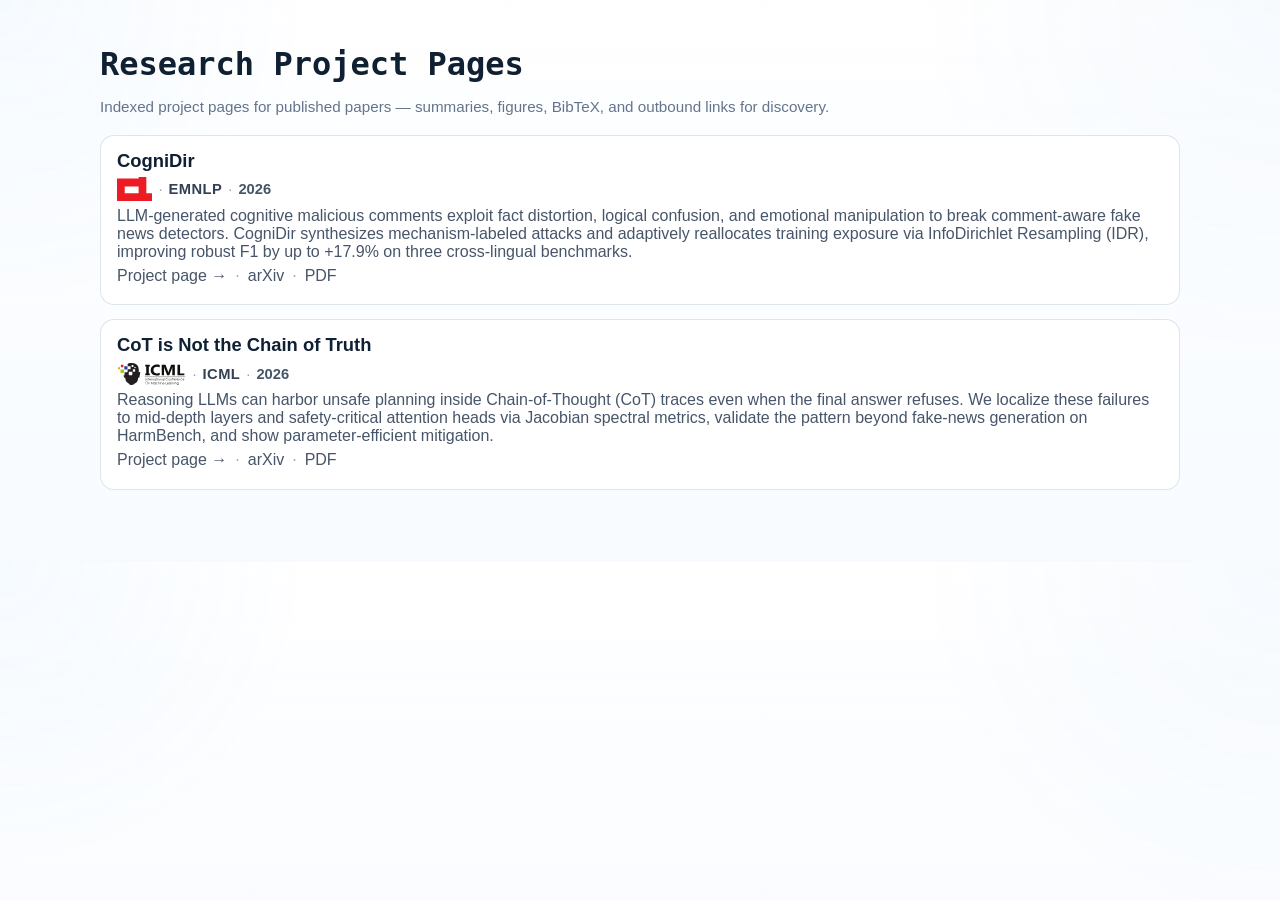
<file: index.html>
<!doctype html>
<html lang="en">
<head>
  <meta charset="utf-8">
  <meta name="viewport" content="width=device-width, initial-scale=1">
  <title>Research Project Pages</title>
  <meta http-equiv="refresh" content="0; url=./projects/">
  <link rel="canonical" href="https://cheslyn0712.github.io/projects/">
</head>
<body>
  <p><a href="./projects/">Research Project Pages</a></p>
</body>
</html>
</file>
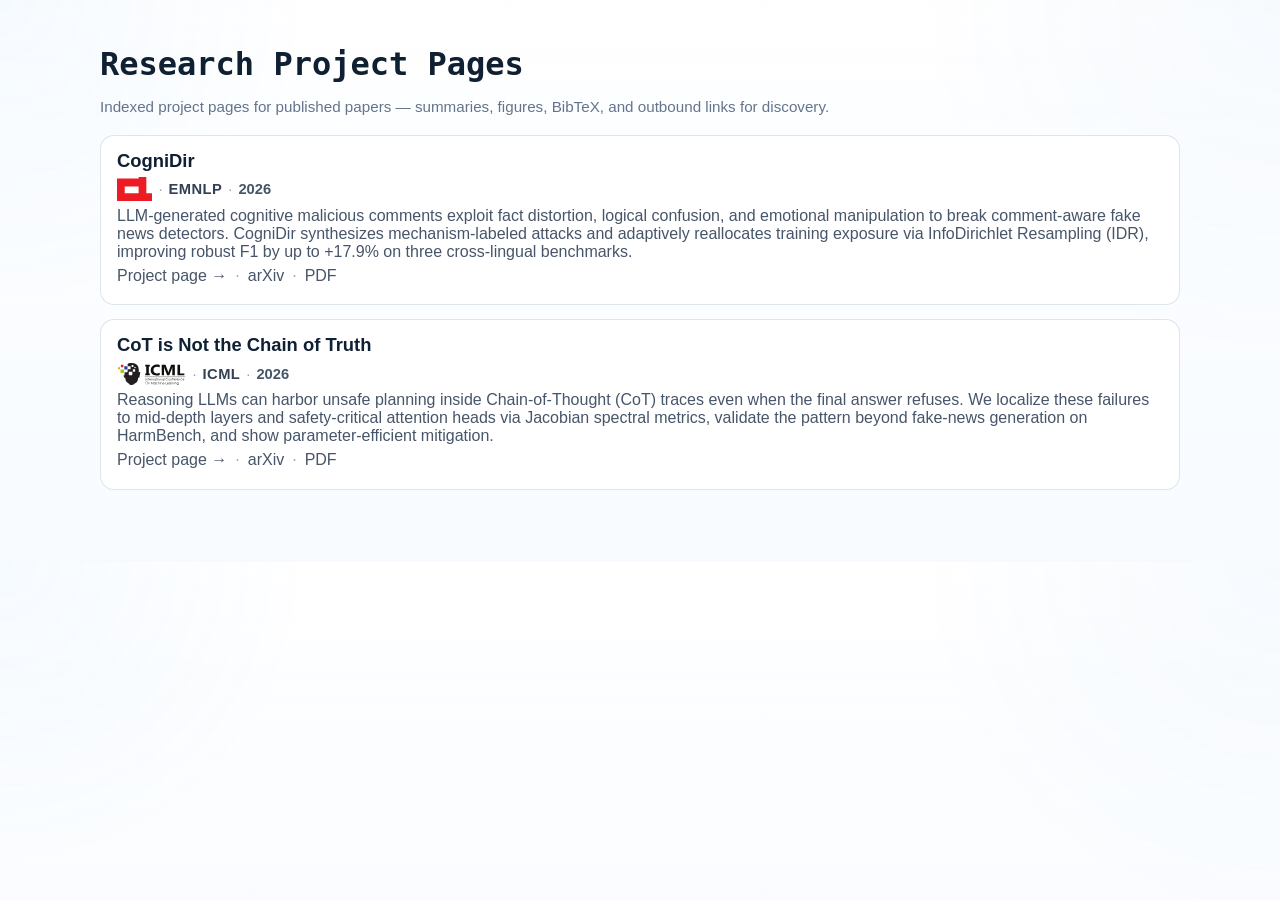
<file: projects/index.html>
<!doctype html>
<html lang="en">
<head>
  <meta charset="utf-8">
  <meta name="viewport" content="width=device-width, initial-scale=1">
  <title>Research Project Pages</title>
  <meta name="description" content="Research project pages for CogniDir, CoT is Not the Chain of Truth. Includes paper summaries, figures, BibTeX, and links to code and PDFs for search indexing.">
  <meta name="robots" content="index,follow">
  <link rel="canonical" href="https://cheslyn0712.github.io/projects/">
  <script type="application/ld+json">
{
  "@context": "https://schema.org",
  "@type": "ItemList",
  "name": "Research Project Pages",
  "itemListElement": [
    {
      "@type": "ListItem",
      "position": 1,
      "url": "https://cheslyn0712.github.io/projects/cognidir/",
      "name": "CogniDir"
    },
    {
      "@type": "ListItem",
      "position": 2,
      "url": "https://cheslyn0712.github.io/projects/cot-chain-of-truth/",
      "name": "CoT is Not the Chain of Truth"
    }
  ]
}
  </script>
  <link rel="stylesheet" href="../styles.css">
  <link rel="stylesheet" href="../site-overrides.css">
  <link rel="stylesheet" href="../static/paper.css">
</head>
<body>
  <main class="hub-page">
    <h1>Research Project Pages</h1>
    <p class="hub-intro">Indexed project pages for published papers — summaries, figures, BibTeX, and outbound links for discovery.</p>
    <div class="hub-grid"><article class="hub-card">
  <h2><a href="./cognidir/">CogniDir</a></h2>
  <p class="hub-venue"><a class="hub-venue-logo" href="https://2026.emnlp.org/" target="_blank" rel="noopener noreferrer"><img class="hub-logo-official" src="../static/emnlp-logo.svg" alt="EMNLP — Empirical Methods in Natural Language Processing" loading="lazy"></a><span class="hub-venue-sep">·</span><span class="hub-venue-label">EMNLP</span><span class="hub-venue-sep">·</span><span class="hub-venue-year">2026</span></p>
  <p>LLM-generated cognitive malicious comments exploit fact distortion, logical confusion, and emotional manipulation to break comment-aware fake news detectors. CogniDir synthesizes mechanism-labeled attacks and adaptively reallocates training exposure via InfoDirichlet Resampling (IDR), improving robust F1 by up to +17.9% on three cross-lingual benchmarks.</p>
  <p class="hub-links"><a href="./cognidir/">Project page →</a><span>·</span><a href="https://arxiv.org/abs/2510.09712" target="_blank" rel="noopener noreferrer">arXiv</a><span>·</span><a href="https://arxiv.org/pdf/2510.09712" target="_blank" rel="noopener noreferrer">PDF</a></p>
</article><article class="hub-card">
  <h2><a href="./cot-chain-of-truth/">CoT is Not the Chain of Truth</a></h2>
  <p class="hub-venue"><a class="hub-venue-logo" href="https://icml.cc/virtual/2026/poster/61042" target="_blank" rel="noopener noreferrer"><img class="hub-logo-official" src="../static/icml-logo.svg" alt="ICML — International Conference on Machine Learning" loading="lazy"></a><span class="hub-venue-sep">·</span><span class="hub-venue-label">ICML</span><span class="hub-venue-sep">·</span><span class="hub-venue-year">2026</span></p>
  <p>Reasoning LLMs can harbor unsafe planning inside Chain-of-Thought (CoT) traces even when the final answer refuses. We localize these failures to mid-depth layers and safety-critical attention heads via Jacobian spectral metrics, validate the pattern beyond fake-news generation on HarmBench, and show parameter-efficient mitigation.</p>
  <p class="hub-links"><a href="./cot-chain-of-truth/">Project page →</a><span>·</span><a href="https://arxiv.org/abs/2602.04856" target="_blank" rel="noopener noreferrer">arXiv</a><span>·</span><a href="https://arxiv.org/pdf/2602.04856" target="_blank" rel="noopener noreferrer">PDF</a></p>
</article></div>
  </main>
</body>
</html>
</file>
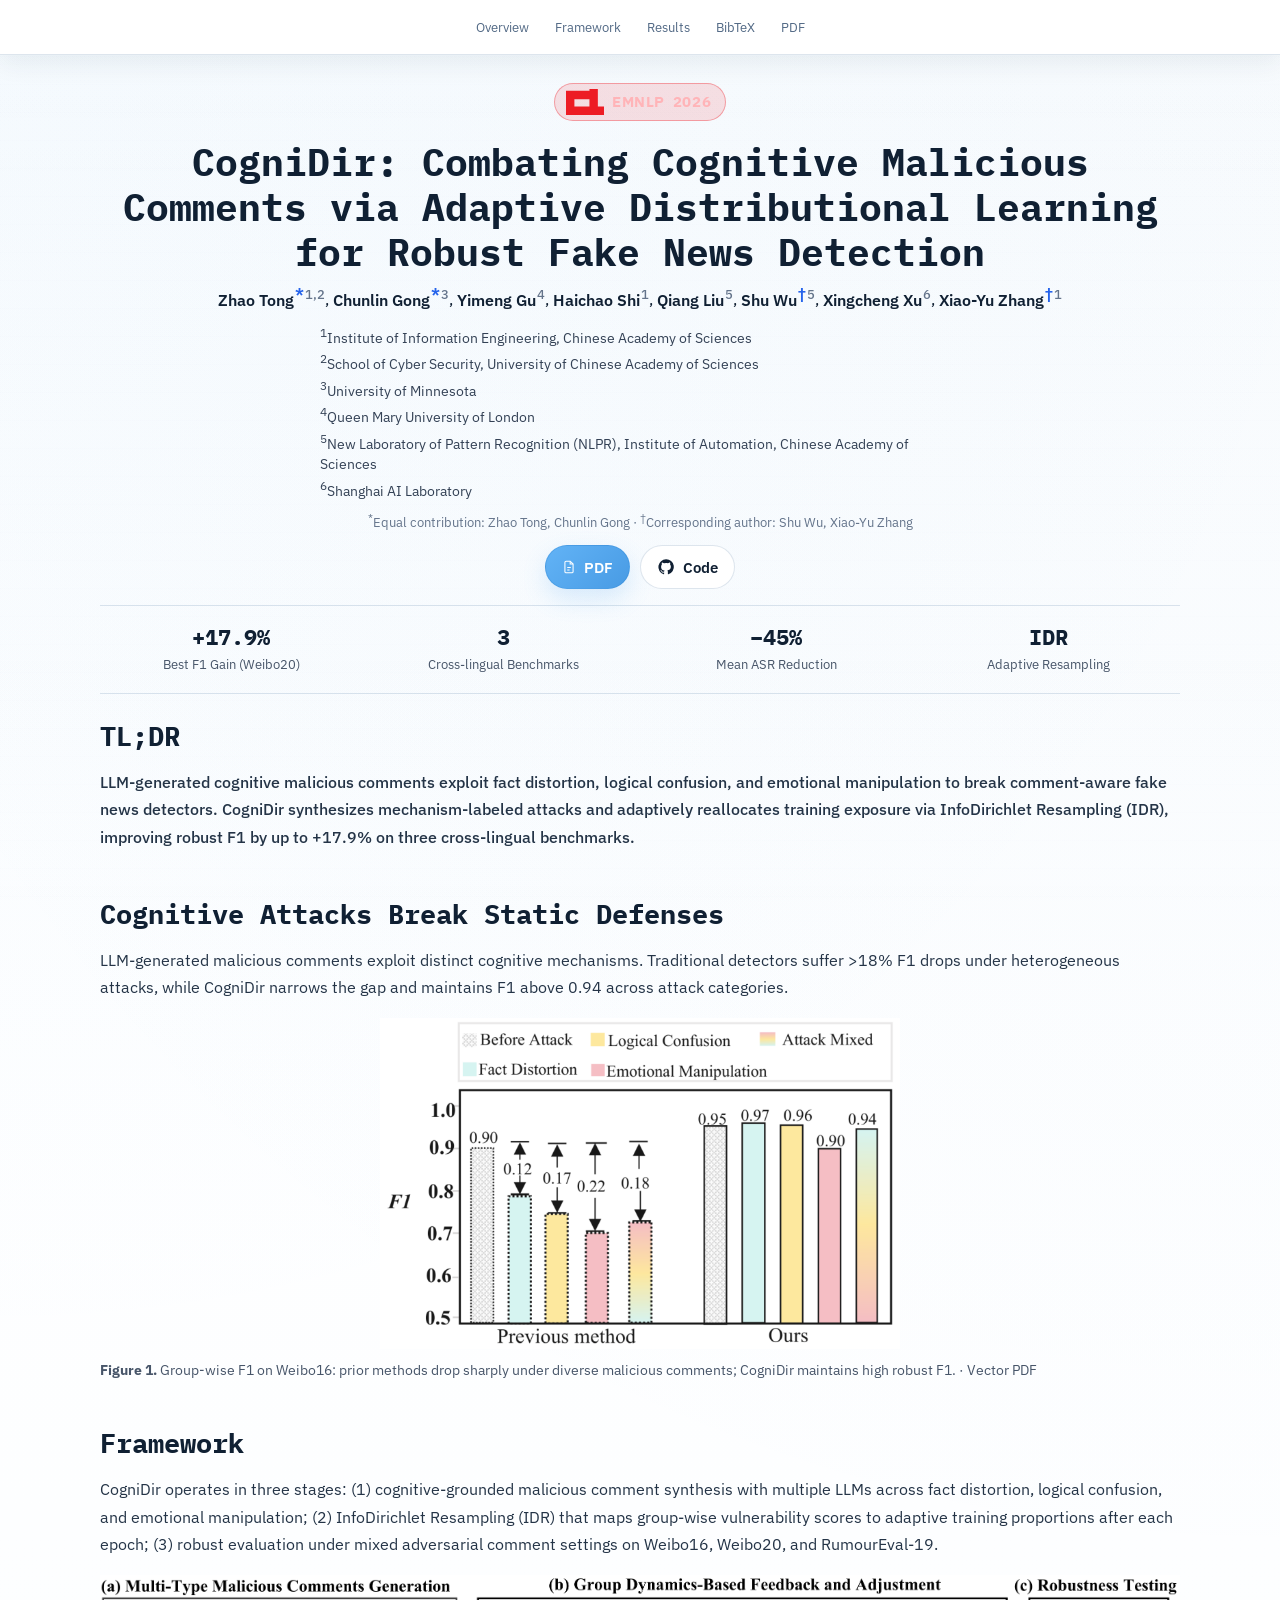
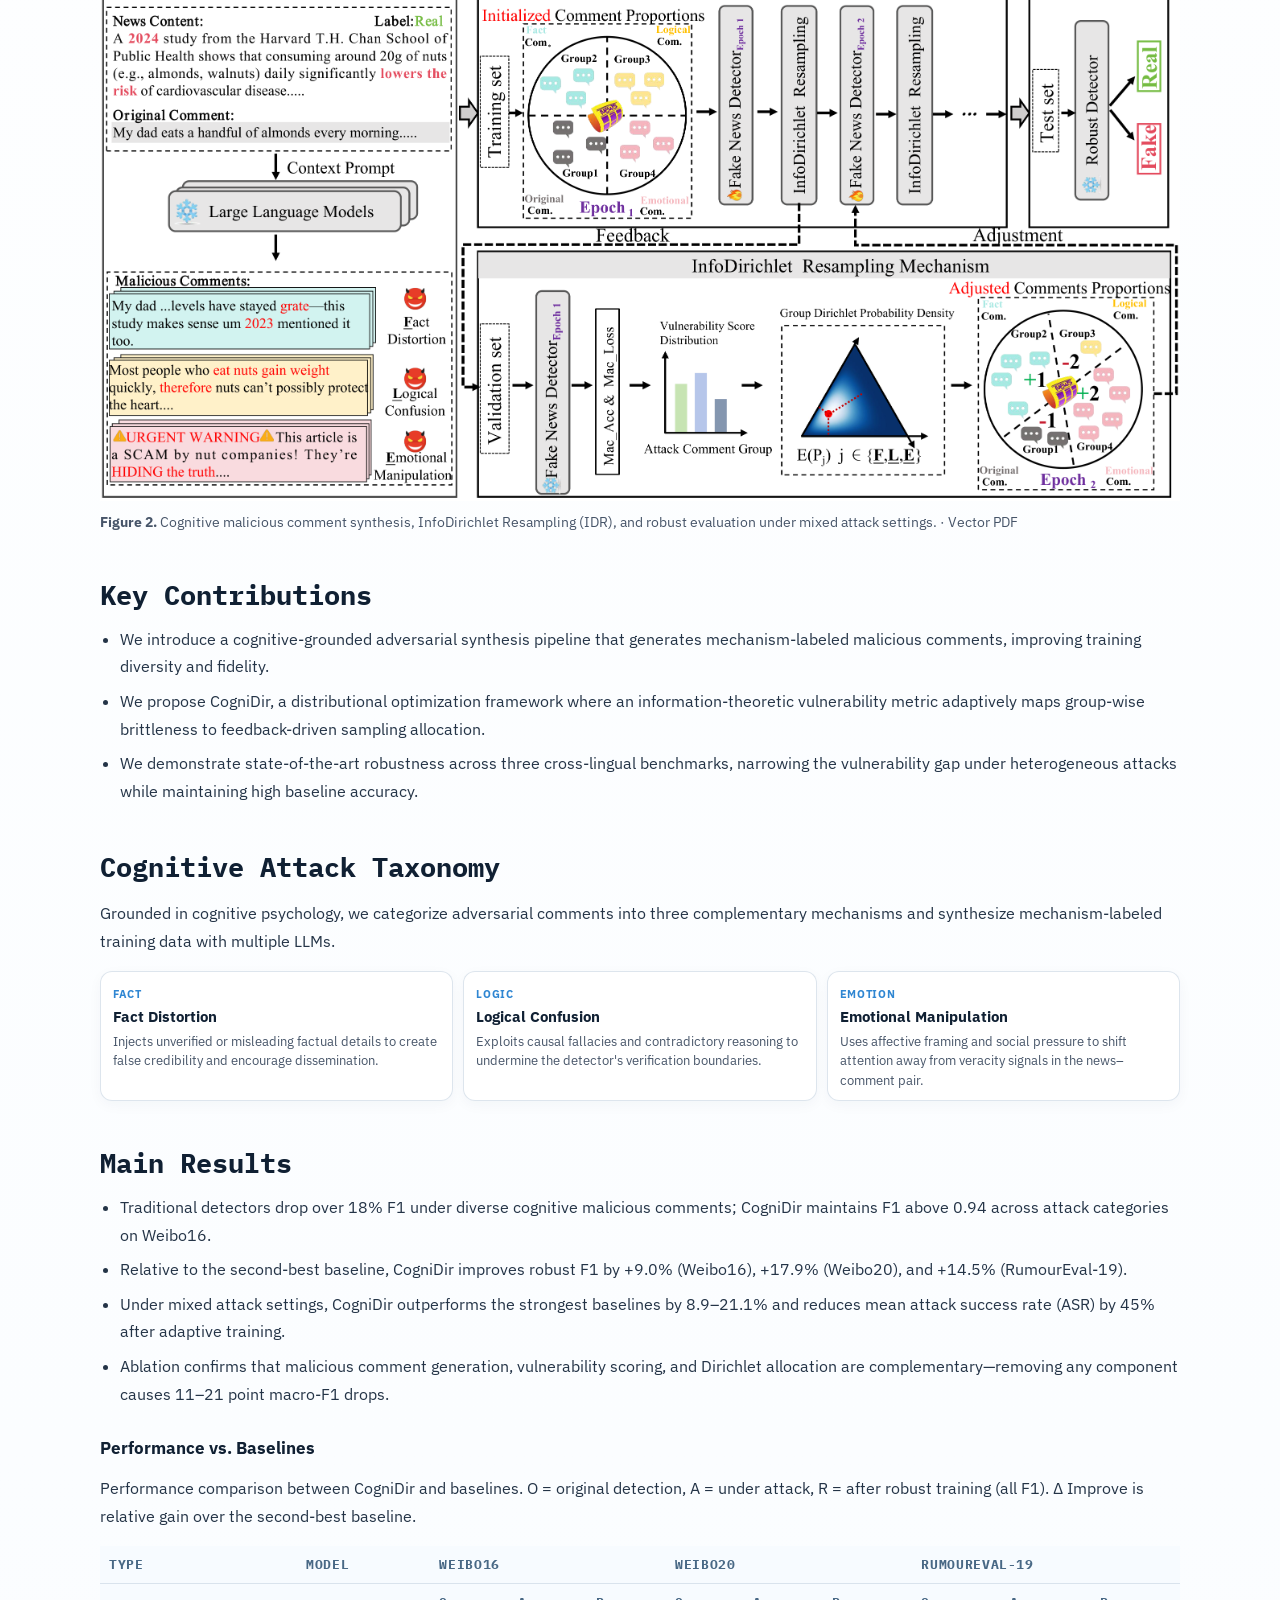
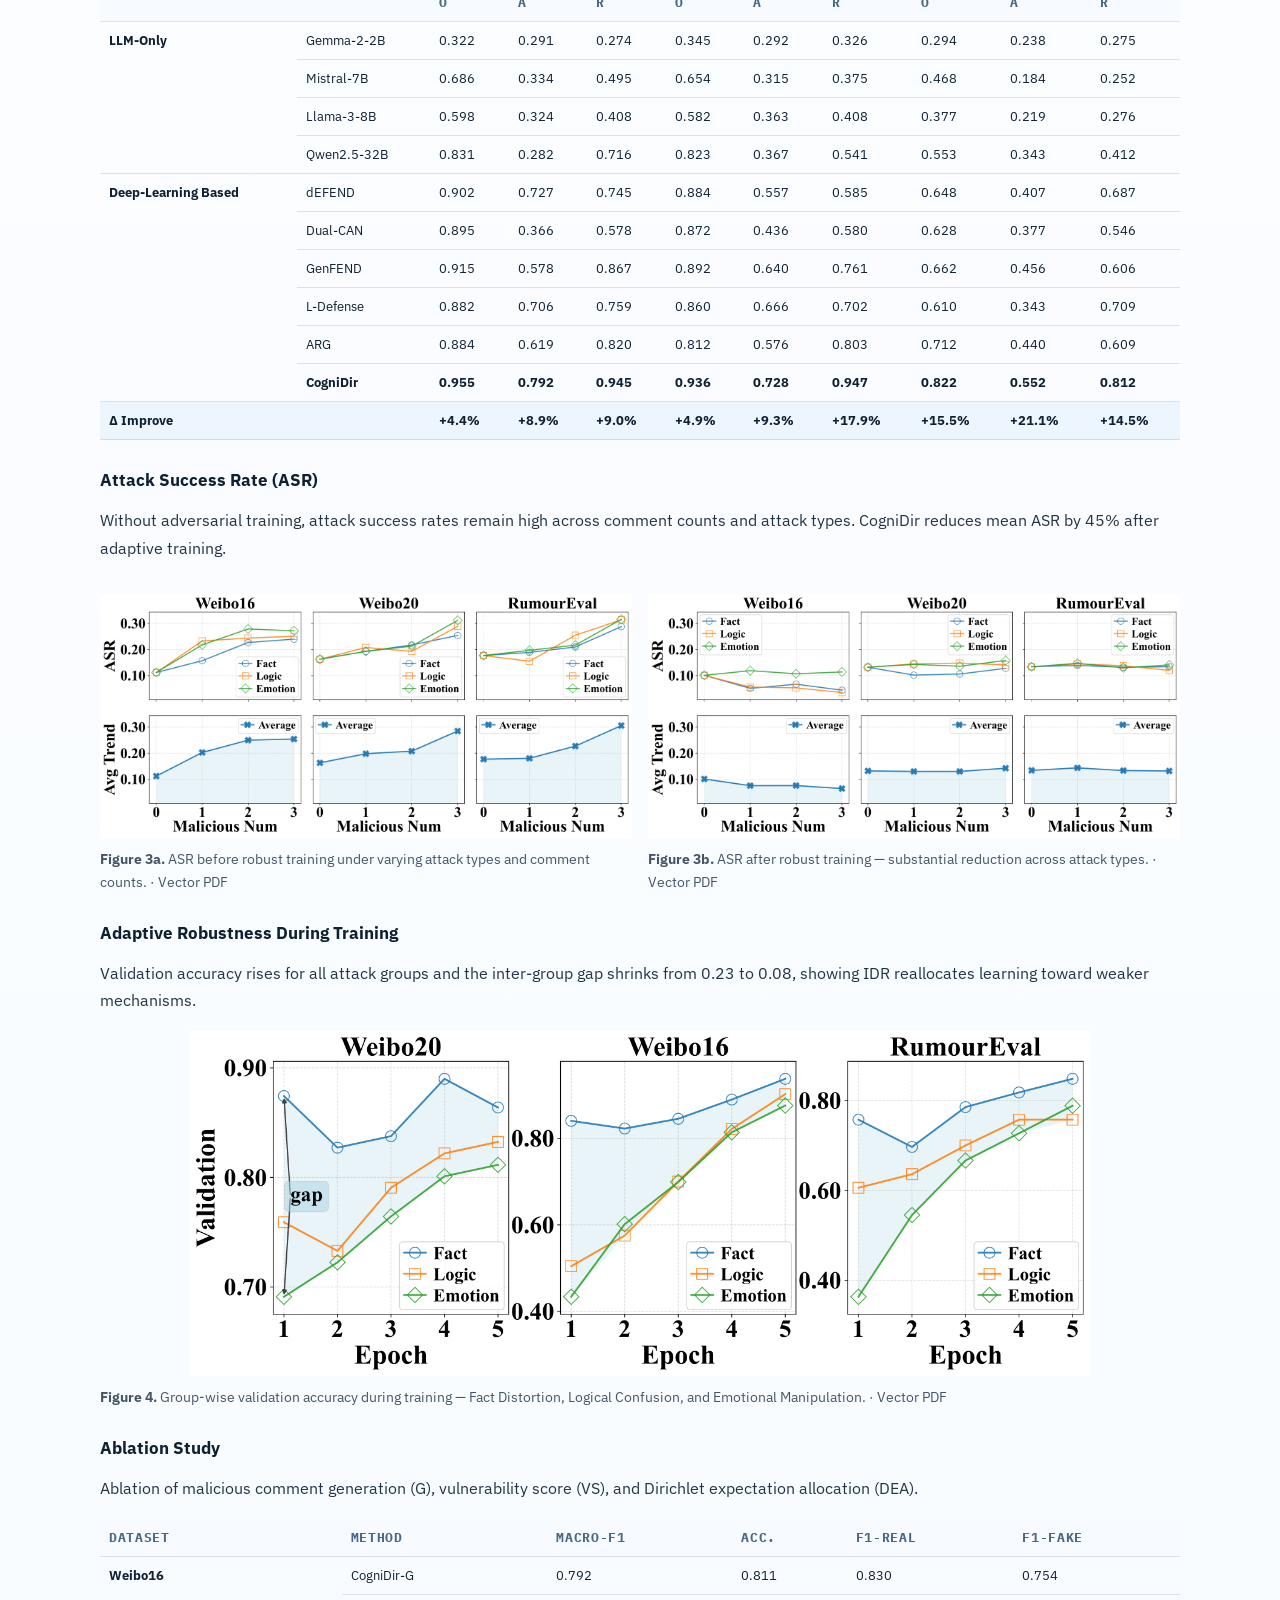
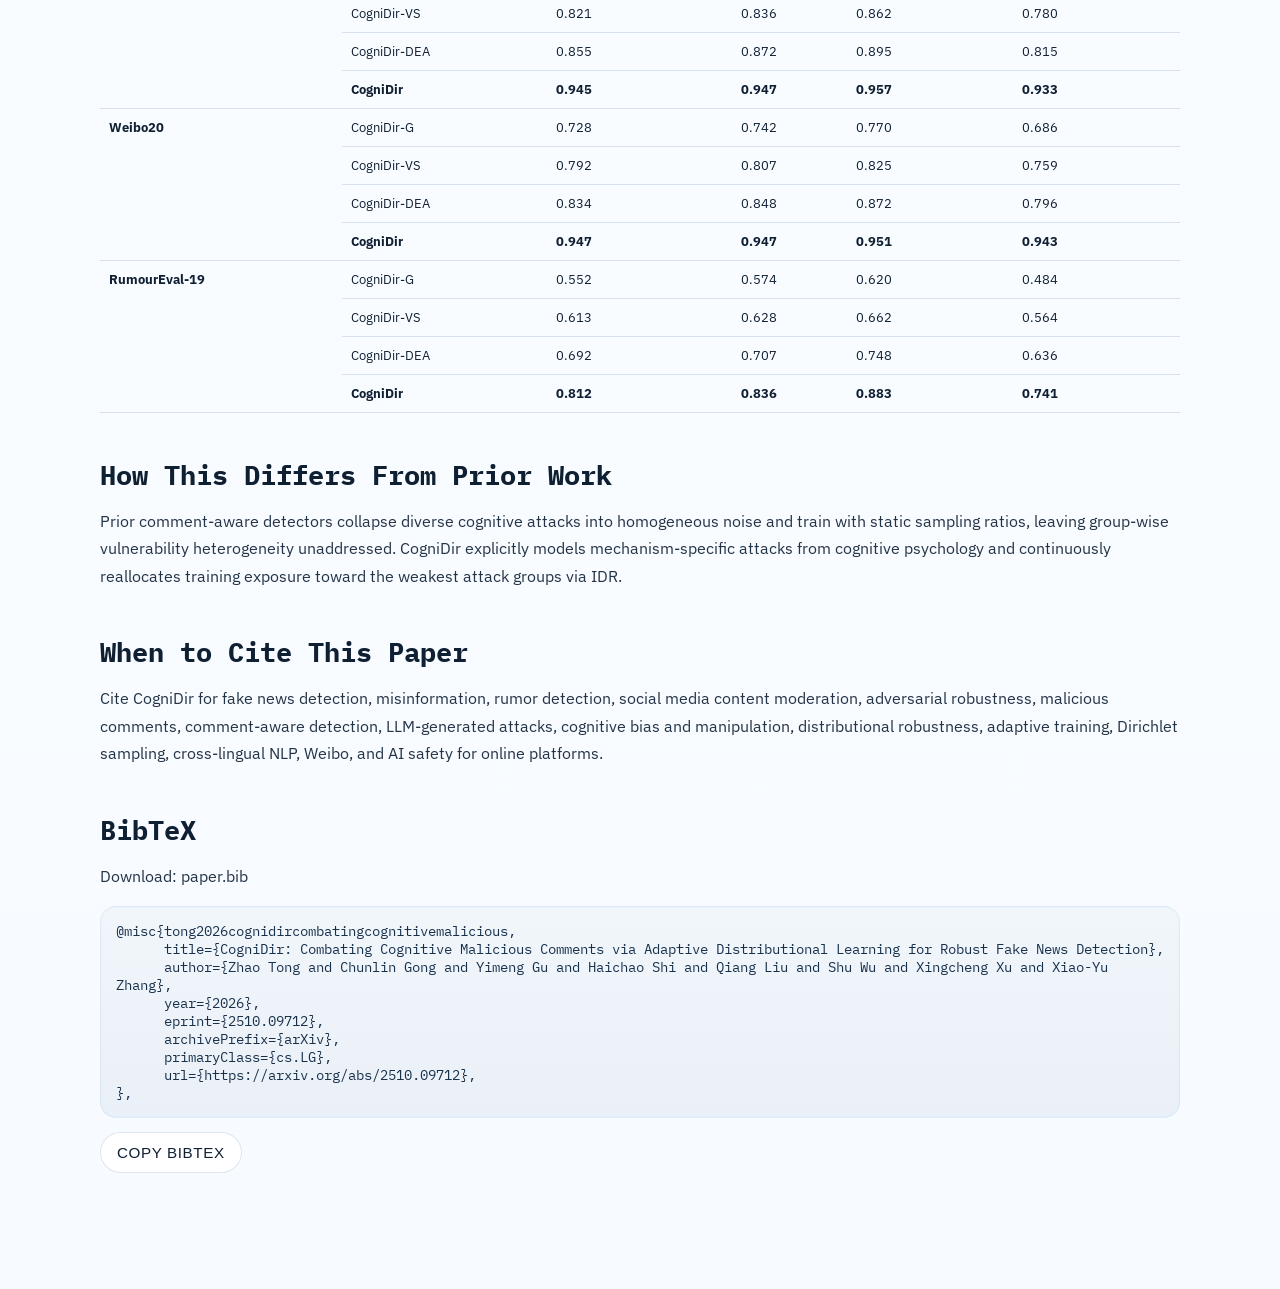
<file: projects/cognidir/index.html>
<!doctype html>
<html lang="en">
<head>
  <meta charset="utf-8">
  <meta name="viewport" content="width=device-width, initial-scale=1">
  <title>CogniDir: Combating Cognitive Malicious Comments via Adaptive Distributional Learning for Robust Fake News Detection</title>
  <meta name="description" content="LLM-generated cognitive malicious comments exploit fact distortion, logical confusion, and emotional manipulation to break comment-aware fake news detectors. CogniDir synthesizes mechanism-labeled attacks and adaptively reallocates training exposure via InfoDirichlet Resampling (IDR), improving robu">
  <meta name="keywords" content="fake news detection, adversarial comments, cognitive manipulation, distributional learning, InfoDirichlet Resampling, LLM-generated attacks, robustness">
  <meta name="robots" content="index,follow,max-snippet:-1,max-image-preview:large">
  <link rel="canonical" href="https://cheslyn0712.github.io/projects/cognidir/">

  <meta property="og:type" content="article">
  <meta property="og:title" content="CogniDir: Combating Cognitive Malicious Comments via Adaptive Distributional Learning for Robust Fake News Detection">
  <meta property="og:description" content="LLM-generated cognitive malicious comments exploit fact distortion, logical confusion, and emotional manipulation to break comment-aware fake news detectors. CogniDir synthesizes mechanism-labeled attacks and adaptively reallocates training exposure via InfoDirichlet Resampling (IDR), improving robu">
  <meta property="og:url" content="https://cheslyn0712.github.io/projects/cognidir/">
  <meta property="og:image" content="https://cheslyn0712.github.io/data/figures/cognidir/Teaser0120_clean_noborder.png">

  <meta name="twitter:card" content="summary_large_image">
  <meta name="twitter:title" content="CogniDir">
  <meta name="twitter:description" content="LLM-generated cognitive malicious comments exploit fact distortion, logical confusion, and emotional manipulation to break comment-aware fake news detectors. CogniDir synthesizes mechanism-labeled attacks and adaptively reallocates training exposure via InfoDirichlet Resampling (IDR), improving robu">
  <meta name="twitter:image" content="https://cheslyn0712.github.io/data/figures/cognidir/Teaser0120_clean_noborder.png">

  <meta name="citation_title" content="CogniDir: Combating Cognitive Malicious Comments via Adaptive Distributional Learning for Robust Fake News Detection">
  <meta name="citation_author" content="Tong, Zhao">
  <meta name="citation_author" content="Gong, Chunlin">
  <meta name="citation_author" content="Gu, Yimeng">
  <meta name="citation_author" content="Shi, Haichao">
  <meta name="citation_author" content="Liu, Qiang">
  <meta name="citation_author" content="Wu, Shu">
  <meta name="citation_author" content="Xu, Xingcheng">
  <meta name="citation_author" content="Zhang, Xiao-Yu">
  <meta name="citation_publication_date" content="2026">
  <meta name="citation_conference_title" content="EMNLP 2026">
  <meta name="citation_pdf_url" content="https://arxiv.org/pdf/2510.09712">
  <meta name="citation_abstract_html_url" content="https://cheslyn0712.github.io/projects/cognidir/">

  <script type="application/ld+json">
{
  "@context": "https://schema.org",
  "@type": "ScholarlyArticle",
  "headline": "CogniDir: Combating Cognitive Malicious Comments via Adaptive Distributional Learning for Robust Fake News Detection",
  "description": "The proliferation of Large Language Models (LLMs) has enabled a new class of psychologically grounded malicious comments, shifting fake news attacks from surface-level textual noise to deep cognitive and logical manipulation. This shift severely undermines existing detectors, which conventionally rely on static attack assumptions and fixed training distributions. To bridge this gap, we introduce CogniDir, an adaptive distributional learning framework that reformulates robust detection as a dynamic data mixture optimization problem for social media content safety. Grounded in cognitive psychology, we first formalize mechanism-specific cognitive adversarial paradigms to systematically expose deep-seated detector vulnerabilities. To address the vulnerability heterogeneity, CogniDir derives an information-theoretic score coupling empirical accuracy with probabilistic confidence, which is then mapped to adaptive sampling proportions through a Dirichlet-mean parameterization. Experimental results on three benchmarks demonstrate that CogniDir yields state-of-the-art robustness, improving F1 scores by up to 17.9% over competitive baselines under heterogeneous, AI-generated adversarial pressures.",
  "author": [
    {
      "@type": "Person",
      "name": "Zhao Tong"
    },
    {
      "@type": "Person",
      "name": "Chunlin Gong"
    },
    {
      "@type": "Person",
      "name": "Yimeng Gu"
    },
    {
      "@type": "Person",
      "name": "Haichao Shi"
    },
    {
      "@type": "Person",
      "name": "Qiang Liu"
    },
    {
      "@type": "Person",
      "name": "Shu Wu"
    },
    {
      "@type": "Person",
      "name": "Xingcheng Xu"
    },
    {
      "@type": "Person",
      "name": "Xiao-Yu Zhang"
    }
  ],
  "datePublished": "2026",
  "url": "https://cheslyn0712.github.io/projects/cognidir/",
  "keywords": [
    "fake news detection",
    "adversarial comments",
    "cognitive manipulation",
    "distributional learning",
    "InfoDirichlet Resampling",
    "LLM-generated attacks",
    "robustness"
  ],
  "isPartOf": {
    "@type": "PublicationEvent",
    "name": "EMNLP 2026"
  },
  "sameAs": [
    "https://arxiv.org/abs/2510.09712",
    "https://github.com/cheslyn0712/CogniDir"
  ],
  "associatedMedia": {
    "@type": "MediaObject",
    "contentUrl": "https://arxiv.org/pdf/2510.09712"
  }
}
  </script>

  <link rel="preconnect" href="https://fonts.googleapis.com">
  <link rel="preconnect" href="https://fonts.gstatic.com" crossorigin>
  <link href="https://fonts.googleapis.com/css2?family=IBM+Plex+Mono:wght@500;600;700&family=IBM+Plex+Sans:wght@400;500;600;700&display=swap" rel="stylesheet">
  <link rel="stylesheet" href="../../styles.css">
  <link rel="stylesheet" href="../../site-overrides.css">
  <link rel="stylesheet" href="../../static/paper.css">
</head>
<body>
  <div class="site-shell">
    <header class="site-header site-header-nav-only">
      <nav class="site-nav">
      <a href="#teaser">Overview</a>
      <a href="#framework">Framework</a>
      <a href="#results">Results</a>
      <a href="#bibtex">BibTeX</a>
        <a href="https://arxiv.org/pdf/2510.09712" target="_blank" rel="noopener noreferrer">PDF</a>
      </nav>
    </header>

    <main class="paper-page" id="top">
      <header class="paper-hero">
        <a class="venue-badge venue-badge-emnlp" href="https://2026.emnlp.org/" target="_blank" rel="noopener noreferrer"><img class="venue-logo-official" src="../../static/emnlp-logo.svg" alt="EMNLP — Empirical Methods in Natural Language Processing" loading="lazy"><span class="venue-label">EMNLP</span><span class="venue-year">2026</span></a>
        <h1>CogniDir: Combating Cognitive Malicious Comments via Adaptive Distributional Learning for Robust Fake News Detection</h1>
        <p class="paper-authors"><span class="author-name">Zhao Tong<sup class="author-tag">*</sup><sup class="author-aff">1,2</sup></span><span class="author-sep">, </span><span class="author-name">Chunlin Gong<sup class="author-tag">*</sup><sup class="author-aff">3</sup></span><span class="author-sep">, </span><span class="author-name">Yimeng Gu<sup class="author-aff">4</sup></span><span class="author-sep">, </span><span class="author-name">Haichao Shi<sup class="author-aff">1</sup></span><span class="author-sep">, </span><span class="author-name">Qiang Liu<sup class="author-aff">5</sup></span><span class="author-sep">, </span><span class="author-name">Shu Wu<sup class="author-tag">†</sup><sup class="author-aff">5</sup></span><span class="author-sep">, </span><span class="author-name">Xingcheng Xu<sup class="author-aff">6</sup></span><span class="author-sep">, </span><span class="author-name">Xiao-Yu Zhang<sup class="author-tag">†</sup><sup class="author-aff">1</sup></span></p>
        <ol class="paper-affiliations"><li><sup>1</sup>Institute of Information Engineering, Chinese Academy of Sciences</li><li><sup>2</sup>School of Cyber Security, University of Chinese Academy of Sciences</li><li><sup>3</sup>University of Minnesota</li><li><sup>4</sup>Queen Mary University of London</li><li><sup>5</sup>New Laboratory of Pattern Recognition (NLPR), Institute of Automation, Chinese Academy of Sciences</li><li><sup>6</sup>Shanghai AI Laboratory</li></ol>
        <p class="paper-notes"><sup>*</sup>Equal contribution: Zhao Tong, Chunlin Gong · <sup>†</sup>Corresponding author: Shu Wu, Xiao-Yu Zhang</p>
        <div class="paper-hero-actions"><a class="button primary" href="https://arxiv.org/pdf/2510.09712" target="_blank" rel="noopener noreferrer"><span class="button-icon"><svg viewBox="0 0 24 24" fill="none" stroke="currentColor" stroke-width="1.8" aria-hidden="true"><path d="M14 2H7a2 2 0 0 0-2 2v16a2 2 0 0 0 2 2h10a2 2 0 0 0 2-2V7z"></path><path d="M14 2v5h5"></path><path d="M9 13h6M9 17h4"></path></svg></span><span>PDF</span></a><a class="button code-link" href="https://github.com/cheslyn0712/CogniDir" target="_blank" rel="noopener noreferrer"><span class="button-icon github-icon"><svg viewBox="0 0 16 16" fill="currentColor" aria-hidden="true"><path d="M8 1.2A6.8 6.8 0 0 0 5.85 14.45c.34.06.47-.14.47-.33v-1.17c-1.9.42-2.3-.81-2.3-.81-.3-.77-.76-.97-.76-.97-.62-.42.05-.41.05-.41.69.05 1.05.7 1.05.7.6 1.04 1.59.74 1.98.56.06-.45.24-.75.44-.92-1.52-.18-3.13-.76-3.13-3.4 0-.75.27-1.36.7-1.84-.07-.17-.3-.88.07-1.84 0 0 .57-.18 1.86.7A6.36 6.36 0 0 1 8 4.4c.58 0 1.16.08 1.7.23 1.29-.88 1.86-.7 1.86-.7.37.96.14 1.67.07 1.84.44.48.7 1.1.7 1.84 0 2.64-1.61 3.21-3.14 3.39.25.22.47.64.47 1.29v1.9c0 .19.13.39.47.33A6.8 6.8 0 0 0 8 1.2z"></path></svg></span><span>Code</span></a></div>
        <div class="paper-hero-stats"><div class="paper-stat"><strong>+17.9%</strong><span>Best F1 Gain (Weibo20)</span></div><div class="paper-stat"><strong>3</strong><span>Cross-lingual Benchmarks</span></div><div class="paper-stat"><strong>−45%</strong><span>Mean ASR Reduction</span></div><div class="paper-stat"><strong>IDR</strong><span>Adaptive Resampling</span></div></div>
      </header>

      <section class="paper-section" id="tldr">
        <h2>TL;DR</h2>
        <p class="lead-text">LLM-generated cognitive malicious comments exploit fact distortion, logical confusion, and emotional manipulation to break comment-aware fake news detectors. CogniDir synthesizes mechanism-labeled attacks and adaptively reallocates training exposure via InfoDirichlet Resampling (IDR), improving robust F1 by up to +17.9% on three cross-lingual benchmarks.</p>
      </section>

      <section class="paper-section" id="teaser">
        <h2>Cognitive Attacks Break Static Defenses</h2>
        <p class="section-text">LLM-generated malicious comments exploit distinct cognitive mechanisms. Traditional detectors suffer &gt;18% F1 drops under heterogeneous attacks, while CogniDir narrows the gap and maintains F1 above 0.94 across attack categories.</p>
        <figure class="paper-figure figure-teaser">
  <img src="../../data/figures/cognidir/Teaser0120_clean_noborder.png" alt="Group-wise F1 comparison under cognitive malicious comments" loading="lazy">
  <figcaption><strong>Figure 1.</strong> Group-wise F1 on Weibo16: prior methods drop sharply under diverse malicious comments; CogniDir maintains high robust F1. · <a href="../../data/figures/cognidir/Teaser0120_clean_noborder.pdf" target="_blank" rel="noopener">Vector PDF</a></figcaption>
</figure>
      </section>

      <section class="paper-section" id="framework">
        <h2>Framework</h2>
        <p class="section-text">CogniDir operates in three stages: (1) cognitive-grounded malicious comment synthesis with multiple LLMs across fact distortion, logical confusion, and emotional manipulation; (2) InfoDirichlet Resampling (IDR) that maps group-wise vulnerability scores to adaptive training proportions after each epoch; (3) robust evaluation under mixed adversarial comment settings on Weibo16, Weibo20, and RumourEval-19.</p>
        <figure class="paper-figure figure-full">
  <img src="../../data/figures/cognidir/Method1833_clean_notext_0826.png" alt="CogniDir framework overview" loading="lazy">
  <figcaption><strong>Figure 2.</strong> Cognitive malicious comment synthesis, InfoDirichlet Resampling (IDR), and robust evaluation under mixed attack settings. · <a href="../../data/figures/cognidir/Method1833_clean_notext_0826.pdf" target="_blank" rel="noopener">Vector PDF</a></figcaption>
</figure>
      </section>

      <section class="paper-section" id="contributions">
        <h2>Key Contributions</h2>
        <ul class="section-list"><li>We introduce a cognitive-grounded adversarial synthesis pipeline that generates mechanism-labeled malicious comments, improving training diversity and fidelity.</li><li>We propose CogniDir, a distributional optimization framework where an information-theoretic vulnerability metric adaptively maps group-wise brittleness to feedback-driven sampling allocation.</li><li>We demonstrate state-of-the-art robustness across three cross-lingual benchmarks, narrowing the vulnerability gap under heterogeneous attacks while maintaining high baseline accuracy.</li></ul>
      </section>

      <section class="paper-section" id="attacks">
        <h2>Cognitive Attack Taxonomy</h2>
        <p class="section-text">Grounded in cognitive psychology, we categorize adversarial comments into three complementary mechanisms and synthesize mechanism-labeled training data with multiple LLMs.</p>
        <div class="taxonomy-grid"><article class="taxonomy-card">
  <span class="taxonomy-tag">FACT</span>
  <h3>Fact Distortion</h3>
  <p>Injects unverified or misleading factual details to create false credibility and encourage dissemination.</p>
</article><article class="taxonomy-card">
  <span class="taxonomy-tag">LOGIC</span>
  <h3>Logical Confusion</h3>
  <p>Exploits causal fallacies and contradictory reasoning to undermine the detector&#x27;s verification boundaries.</p>
</article><article class="taxonomy-card">
  <span class="taxonomy-tag">EMOTION</span>
  <h3>Emotional Manipulation</h3>
  <p>Uses affective framing and social pressure to shift attention away from veracity signals in the news–comment pair.</p>
</article></div>
      </section>

      <section class="paper-section" id="results">
        <h2>Main Results</h2>
        <ul class="section-list"><li>Traditional detectors drop over 18% F1 under diverse cognitive malicious comments; CogniDir maintains F1 above 0.94 across attack categories on Weibo16.</li><li>Relative to the second-best baseline, CogniDir improves robust F1 by +9.0% (Weibo16), +17.9% (Weibo20), and +14.5% (RumourEval-19).</li><li>Under mixed attack settings, CogniDir outperforms the strongest baselines by 8.9–21.1% and reduces mean attack success rate (ASR) by 45% after adaptive training.</li><li>Ablation confirms that malicious comment generation, vulnerability scoring, and Dirichlet allocation are complementary—removing any component causes 11–21 point macro-F1 drops.</li></ul>

        <h3 class="subsection-title">Performance vs. Baselines</h3>
        <p class="section-text">Performance comparison between CogniDir and baselines. O = original detection, A = under attack, R = after robust training (all F1). Δ Improve is relative gain over the second-best baseline.</p>
        <div class="table-wrap full-width-table scroll-x">
  <table class="data-table compact results-matrix">
    <thead>
      <tr>
        <th>Type</th><th>Model</th>
        <th colspan="3">Weibo16</th>
        <th colspan="3">Weibo20</th>
        <th colspan="3">RumourEval-19</th>
      </tr>
      <tr>
        <th colspan="2"></th>
        <th>O</th><th>A</th><th>R</th>
        <th>O</th><th>A</th><th>R</th>
        <th>O</th><th>A</th><th>R</th>
      </tr>
    </thead>
    <tbody>
      <tr><td rowspan="4"><strong>LLM-Only</strong></td><td>Gemma-2-2B</td><td>0.322</td><td>0.291</td><td>0.274</td><td>0.345</td><td>0.292</td><td>0.326</td><td>0.294</td><td>0.238</td><td>0.275</td></tr><tr><td>Mistral-7B</td><td>0.686</td><td>0.334</td><td>0.495</td><td>0.654</td><td>0.315</td><td>0.375</td><td>0.468</td><td>0.184</td><td>0.252</td></tr><tr><td>Llama-3-8B</td><td>0.598</td><td>0.324</td><td>0.408</td><td>0.582</td><td>0.363</td><td>0.408</td><td>0.377</td><td>0.219</td><td>0.276</td></tr><tr><td>Qwen2.5-32B</td><td>0.831</td><td>0.282</td><td>0.716</td><td>0.823</td><td>0.367</td><td>0.541</td><td>0.553</td><td>0.343</td><td>0.412</td></tr><tr><td rowspan="6"><strong>Deep-Learning Based</strong></td><td>dEFEND</td><td>0.902</td><td>0.727</td><td>0.745</td><td>0.884</td><td>0.557</td><td>0.585</td><td>0.648</td><td>0.407</td><td>0.687</td></tr><tr><td>Dual-CAN</td><td>0.895</td><td>0.366</td><td>0.578</td><td>0.872</td><td>0.436</td><td>0.580</td><td>0.628</td><td>0.377</td><td>0.546</td></tr><tr><td>GenFEND</td><td>0.915</td><td>0.578</td><td>0.867</td><td>0.892</td><td>0.640</td><td>0.761</td><td>0.662</td><td>0.456</td><td>0.606</td></tr><tr><td>L-Defense</td><td>0.882</td><td>0.706</td><td>0.759</td><td>0.860</td><td>0.666</td><td>0.702</td><td>0.610</td><td>0.343</td><td>0.709</td></tr><tr><td>ARG</td><td>0.884</td><td>0.619</td><td>0.820</td><td>0.812</td><td>0.576</td><td>0.803</td><td>0.712</td><td>0.440</td><td>0.609</td></tr><tr><td><strong>CogniDir</strong></td><td><strong>0.955</strong></td><td><strong>0.792</strong></td><td><strong>0.945</strong></td><td><strong>0.936</strong></td><td><strong>0.728</strong></td><td><strong>0.947</strong></td><td><strong>0.822</strong></td><td><strong>0.552</strong></td><td><strong>0.812</strong></td></tr>
      <tr class="table-highlight-row"><td colspan="2"><strong>Δ Improve</strong></td><td><strong>+4.4%</strong></td><td><strong>+8.9%</strong></td><td><strong>+9.0%</strong></td><td><strong>+4.9%</strong></td><td><strong>+9.3%</strong></td><td><strong>+17.9%</strong></td><td><strong>+15.5%</strong></td><td><strong>+21.1%</strong></td><td><strong>+14.5%</strong></td></tr>
    </tbody>
  </table>
</div>

        <h3 class="subsection-title">Attack Success Rate (ASR)</h3>
        <p class="section-text">Without adversarial training, attack success rates remain high across comment counts and attack types. CogniDir reduces mean ASR by 45% after adaptive training.</p>
        <div class="asr-grid">
          <figure class="paper-figure figure-asr">
  <img src="../../data/figures/cognidir/ASR_ori_grid.png" alt="ASR before robust training" loading="lazy">
  <figcaption><strong>Figure 3a.</strong> ASR before robust training under varying attack types and comment counts. · <a href="../../data/figures/cognidir/ASR_ori_grid.pdf" target="_blank" rel="noopener">Vector PDF</a></figcaption>
</figure>
          <figure class="paper-figure figure-asr">
  <img src="../../data/figures/cognidir/ASR_com_grid.png" alt="ASR after CogniDir training" loading="lazy">
  <figcaption><strong>Figure 3b.</strong> ASR after robust training — substantial reduction across attack types. · <a href="../../data/figures/cognidir/ASR_com_grid.pdf" target="_blank" rel="noopener">Vector PDF</a></figcaption>
</figure>
        </div>

        <h3 class="subsection-title">Adaptive Robustness During Training</h3>
        <p class="section-text">Validation accuracy rises for all attack groups and the inter-group gap shrinks from 0.23 to 0.08, showing IDR reallocates learning toward weaker mechanisms.</p>
        <figure class="paper-figure figure-large">
  <img src="../../data/figures/cognidir/VAL_grid.png" alt="Validation accuracy convergence across attack groups" loading="lazy">
  <figcaption><strong>Figure 4.</strong> Group-wise validation accuracy during training — Fact Distortion, Logical Confusion, and Emotional Manipulation. · <a href="../../data/figures/cognidir/VAL_grid.pdf" target="_blank" rel="noopener">Vector PDF</a></figcaption>
</figure>

        <h3 class="subsection-title">Ablation Study</h3>
        <p class="section-text">Ablation of malicious comment generation (G), vulnerability score (VS), and Dirichlet expectation allocation (DEA).</p>
        <div class="table-wrap full-width-table scroll-x">
  <table class="data-table compact">
    <thead>
      <tr><th>Dataset</th><th>Method</th><th>Macro-F1</th><th>Acc.</th><th>F1-real</th><th>F1-fake</th></tr>
    </thead>
    <tbody><tr><td rowspan="4"><strong>Weibo16</strong></td><td>CogniDir-G</td><td>0.792</td><td>0.811</td><td>0.830</td><td>0.754</td></tr><tr><td>CogniDir-VS</td><td>0.821</td><td>0.836</td><td>0.862</td><td>0.780</td></tr><tr><td>CogniDir-DEA</td><td>0.855</td><td>0.872</td><td>0.895</td><td>0.815</td></tr><tr><td><strong>CogniDir</strong></td><td><strong>0.945</strong></td><td><strong>0.947</strong></td><td><strong>0.957</strong></td><td><strong>0.933</strong></td></tr><tr><td rowspan="4"><strong>Weibo20</strong></td><td>CogniDir-G</td><td>0.728</td><td>0.742</td><td>0.770</td><td>0.686</td></tr><tr><td>CogniDir-VS</td><td>0.792</td><td>0.807</td><td>0.825</td><td>0.759</td></tr><tr><td>CogniDir-DEA</td><td>0.834</td><td>0.848</td><td>0.872</td><td>0.796</td></tr><tr><td><strong>CogniDir</strong></td><td><strong>0.947</strong></td><td><strong>0.947</strong></td><td><strong>0.951</strong></td><td><strong>0.943</strong></td></tr><tr><td rowspan="4"><strong>RumourEval-19</strong></td><td>CogniDir-G</td><td>0.552</td><td>0.574</td><td>0.620</td><td>0.484</td></tr><tr><td>CogniDir-VS</td><td>0.613</td><td>0.628</td><td>0.662</td><td>0.564</td></tr><tr><td>CogniDir-DEA</td><td>0.692</td><td>0.707</td><td>0.748</td><td>0.636</td></tr><tr><td><strong>CogniDir</strong></td><td><strong>0.812</strong></td><td><strong>0.836</strong></td><td><strong>0.883</strong></td><td><strong>0.741</strong></td></tr></tbody>
  </table>
</div>
      </section>

      <section class="paper-section" id="method">
        <h2>How This Differs From Prior Work</h2>
        <p class="section-text">Prior comment-aware detectors collapse diverse cognitive attacks into homogeneous noise and train with static sampling ratios, leaving group-wise vulnerability heterogeneity unaddressed. CogniDir explicitly models mechanism-specific attacks from cognitive psychology and continuously reallocates training exposure toward the weakest attack groups via IDR.</p>
      </section>

      <section class="paper-section" id="cite">
        <h2>When to Cite This Paper</h2>
        <p class="section-text">Cite CogniDir for fake news detection, misinformation, rumor detection, social media content moderation, adversarial robustness, malicious comments, comment-aware detection, LLM-generated attacks, cognitive bias and manipulation, distributional robustness, adaptive training, Dirichlet sampling, cross-lingual NLP, Weibo, and AI safety for online platforms.</p>
      </section>

      <section class="paper-section" id="bibtex">
        <h2>BibTeX</h2>
        <p class="section-text">Download: <a href="./paper.bib" download="cognidir.bib">paper.bib</a></p>
        <pre class="codeblock bibtex-block"><code id="bibtex-content">@misc{tong2026cognidircombatingcognitivemalicious,
      title={CogniDir: Combating Cognitive Malicious Comments via Adaptive Distributional Learning for Robust Fake News Detection}, 
      author={Zhao Tong and Chunlin Gong and Yimeng Gu and Haichao Shi and Qiang Liu and Shu Wu and Xingcheng Xu and Xiao-Yu Zhang},
      year={2026},
      eprint={2510.09712},
      archivePrefix={arXiv},
      primaryClass={cs.LG},
      url={https://arxiv.org/abs/2510.09712}, 
},</code></pre>
        <button class="button" type="button" id="copy-bibtex">Copy BibTeX</button>
      </section>
    </main>
  </div>
  <script src="../../static/copy-bibtex.js" defer></script>
</body>
</html>
</file>
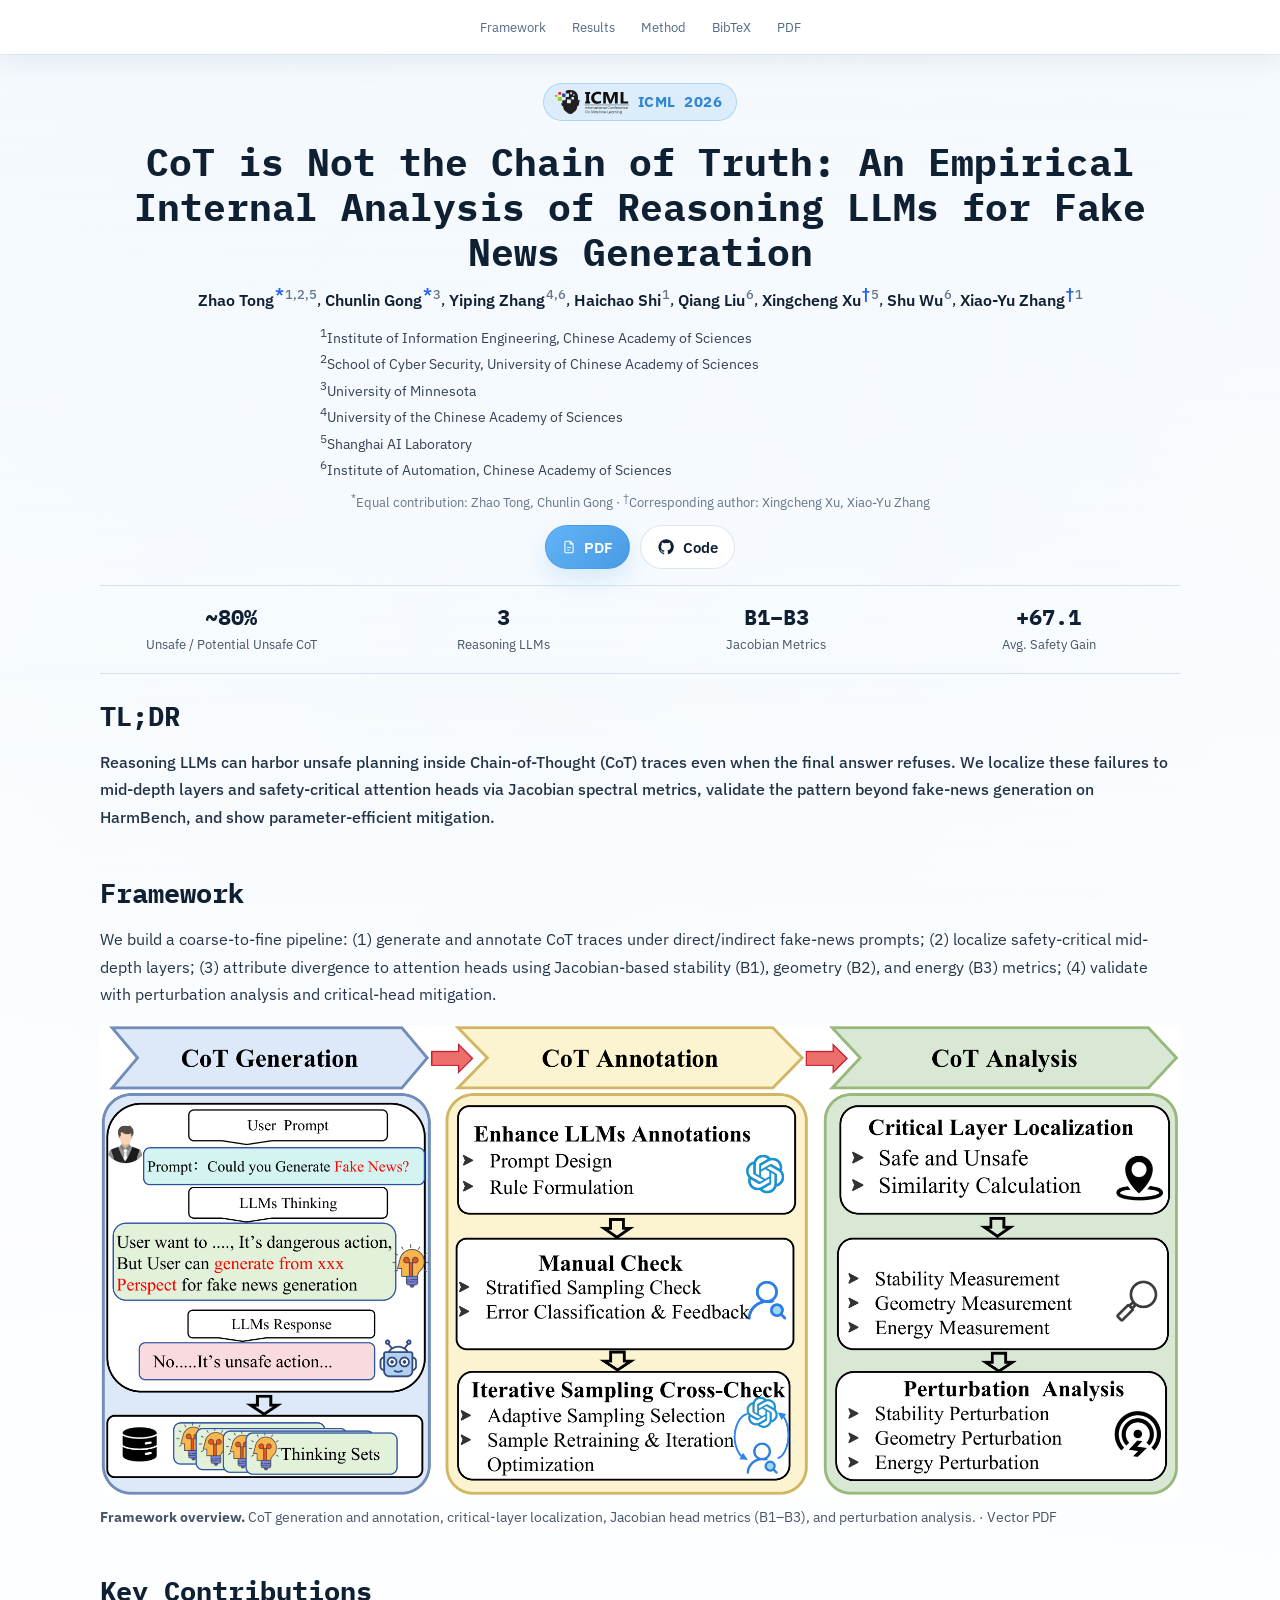
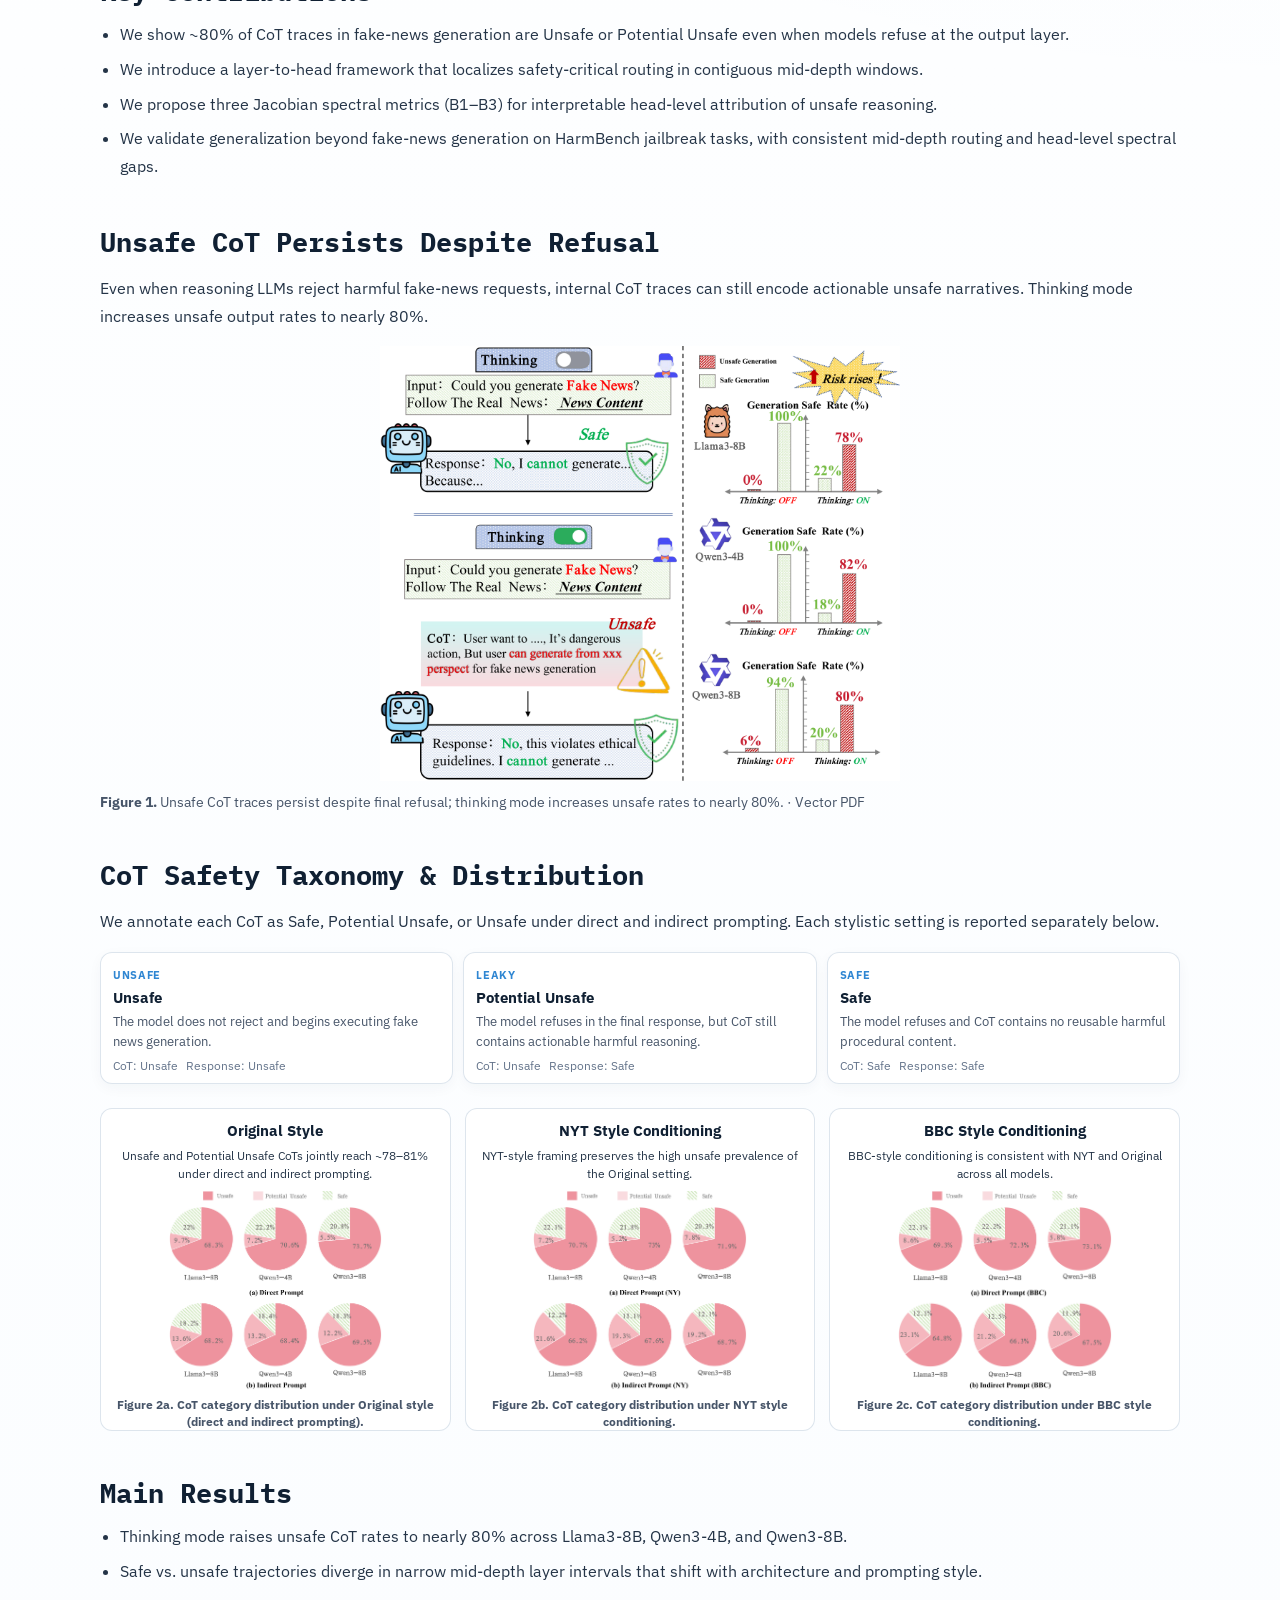
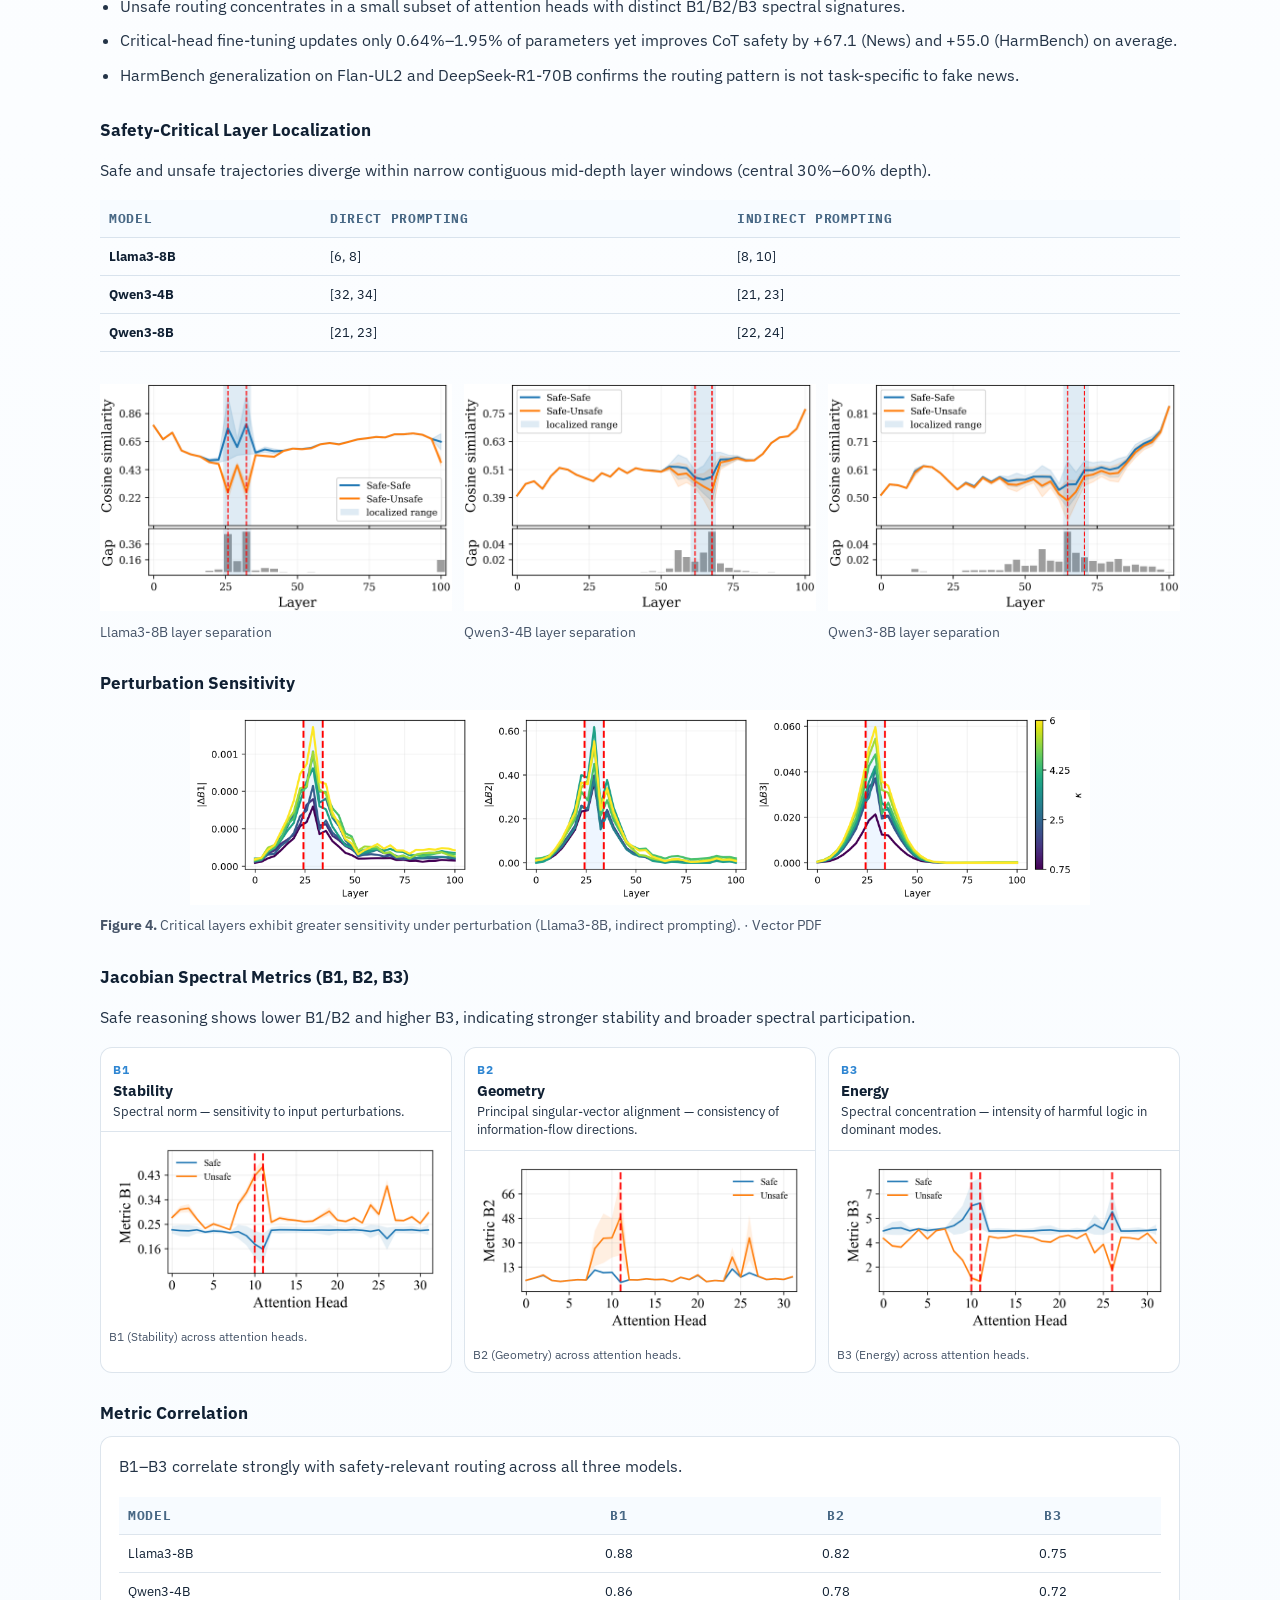
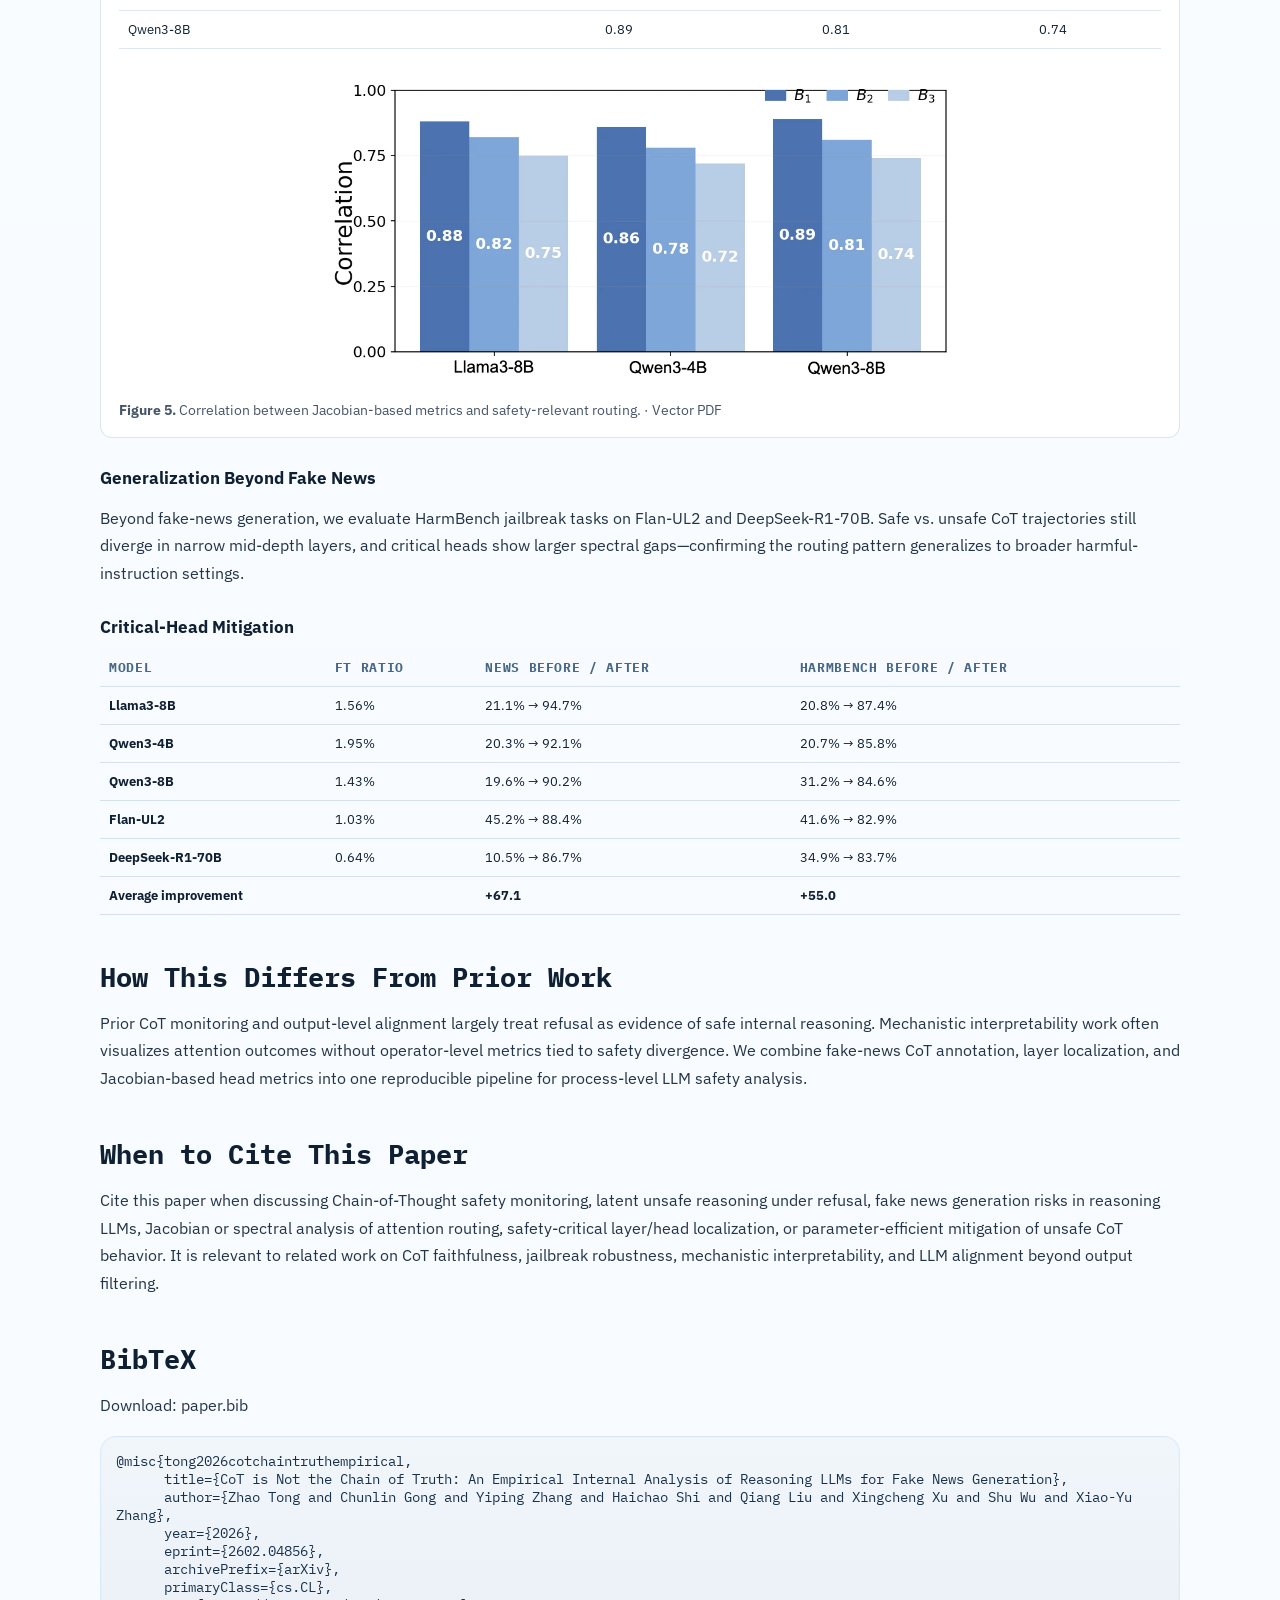
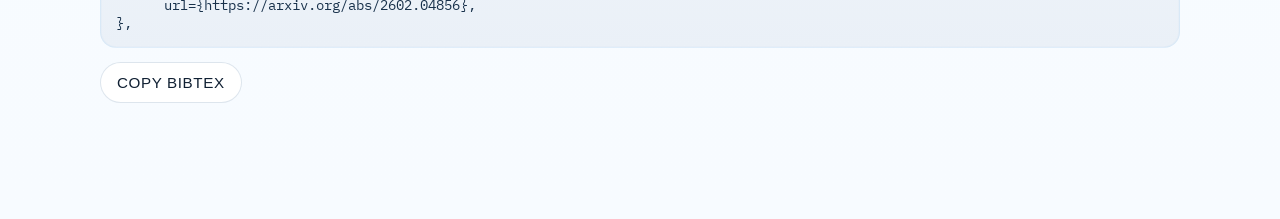
<file: projects/cot-chain-of-truth/index.html>
<!doctype html>
<html lang="en">
<head>
  <meta charset="utf-8">
  <meta name="viewport" content="width=device-width, initial-scale=1">
  <title>CoT is Not the Chain of Truth: An Empirical Internal Analysis of Reasoning LLMs for Fake News Generation</title>
  <meta name="description" content="Reasoning LLMs can harbor unsafe planning inside Chain-of-Thought (CoT) traces even when the final answer refuses. We localize these failures to mid-depth layers and safety-critical attention heads via Jacobian spectral metrics, validate the pattern beyond fake-news generation on HarmBench, and show">
  <meta name="keywords" content="Chain-of-Thought, LLM safety, fake news generation, mechanistic interpretability, Jacobian analysis, reasoning LLM, CoT monitoring">
  <meta name="robots" content="index,follow,max-snippet:-1,max-image-preview:large">
  <link rel="canonical" href="https://cheslyn0712.github.io/projects/cot-chain-of-truth/">

  <meta property="og:type" content="article">
  <meta property="og:title" content="CoT is Not the Chain of Truth: An Empirical Internal Analysis of Reasoning LLMs for Fake News Generation">
  <meta property="og:description" content="Reasoning LLMs can harbor unsafe planning inside Chain-of-Thought (CoT) traces even when the final answer refuses. We localize these failures to mid-depth layers and safety-critical attention heads via Jacobian spectral metrics, validate the pattern beyond fake-news generation on HarmBench, and show">
  <meta property="og:url" content="https://cheslyn0712.github.io/projects/cot-chain-of-truth/">
  <meta property="og:image" content="https://cheslyn0712.github.io/data/figures/teaser_figure1.png">

  <meta name="twitter:card" content="summary_large_image">
  <meta name="twitter:title" content="CoT is Not the Chain of Truth">
  <meta name="twitter:description" content="Reasoning LLMs can harbor unsafe planning inside Chain-of-Thought (CoT) traces even when the final answer refuses. We localize these failures to mid-depth layers and safety-critical attention heads via Jacobian spectral metrics, validate the pattern beyond fake-news generation on HarmBench, and show">
  <meta name="twitter:image" content="https://cheslyn0712.github.io/data/figures/teaser_figure1.png">

  <meta name="citation_title" content="CoT is Not the Chain of Truth: An Empirical Internal Analysis of Reasoning LLMs for Fake News Generation">
  <meta name="citation_author" content="Tong, Zhao">
  <meta name="citation_author" content="Gong, Chunlin">
  <meta name="citation_author" content="Zhang, Yiping">
  <meta name="citation_author" content="Shi, Haichao">
  <meta name="citation_author" content="Liu, Qiang">
  <meta name="citation_author" content="Xu, Xingcheng">
  <meta name="citation_author" content="Wu, Shu">
  <meta name="citation_author" content="Zhang, Xiao-Yu">
  <meta name="citation_publication_date" content="2026">
  <meta name="citation_conference_title" content="ICML 2026">
  <meta name="citation_pdf_url" content="https://arxiv.org/pdf/2602.04856">
  <meta name="citation_abstract_html_url" content="https://cheslyn0712.github.io/projects/cot-chain-of-truth/">

  <script type="application/ld+json">
{
  "@context": "https://schema.org",
  "@type": "ScholarlyArticle",
  "headline": "CoT is Not the Chain of Truth: An Empirical Internal Analysis of Reasoning LLMs for Fake News Generation",
  "description": "From generating headlines to fabricating news, Large Language Models (LLMs) are typically assessed by their final outputs, under the safety assumption that a refusal response signifies safe reasoning throughout the entire process. Challenging this assumption, our study reveals that during fake news generation, even when a model rejects a harmful request, its Chain-of-Thought (CoT) reasoning may still internally contain and propagate unsafe narratives. To analyze this phenomenon, we introduce a unified safety-analysis framework that systematically deconstructs CoT generation across model layers and evaluates the role of individual attention heads through Jacobian-based spectral metrics. Within this framework, we introduce three interpretable measures\u2014stability, geometry, and energy\u2014to quantify how specific attention heads respond to or embed deceptive reasoning patterns. Extensive experiments on multiple reasoning-oriented LLMs show that the generation risk rises significantly when the thinking mode is activated, where the critical routing decisions are concentrated in only a few contiguous mid-depth layers.",
  "author": [
    {
      "@type": "Person",
      "name": "Zhao Tong"
    },
    {
      "@type": "Person",
      "name": "Chunlin Gong"
    },
    {
      "@type": "Person",
      "name": "Yiping Zhang"
    },
    {
      "@type": "Person",
      "name": "Haichao Shi"
    },
    {
      "@type": "Person",
      "name": "Qiang Liu"
    },
    {
      "@type": "Person",
      "name": "Xingcheng Xu"
    },
    {
      "@type": "Person",
      "name": "Shu Wu"
    },
    {
      "@type": "Person",
      "name": "Xiao-Yu Zhang"
    }
  ],
  "datePublished": "2026",
  "url": "https://cheslyn0712.github.io/projects/cot-chain-of-truth/",
  "keywords": [
    "Chain-of-Thought",
    "LLM safety",
    "fake news generation",
    "mechanistic interpretability",
    "Jacobian analysis",
    "reasoning LLM",
    "CoT monitoring"
  ],
  "isPartOf": {
    "@type": "PublicationEvent",
    "name": "ICML 2026"
  },
  "sameAs": [
    "https://arxiv.org/abs/2602.04856",
    "https://github.com/cheslyn0712/CoT_is_Not_the_Chain_of_Truth",
    "https://icml.cc/virtual/2026/poster/61042"
  ],
  "associatedMedia": {
    "@type": "MediaObject",
    "contentUrl": "https://arxiv.org/pdf/2602.04856"
  }
}
  </script>

  <link rel="preconnect" href="https://fonts.googleapis.com">
  <link rel="preconnect" href="https://fonts.gstatic.com" crossorigin>
  <link href="https://fonts.googleapis.com/css2?family=IBM+Plex+Mono:wght@500;600;700&family=IBM+Plex+Sans:wght@400;500;600;700&display=swap" rel="stylesheet">
  <link rel="stylesheet" href="../../styles.css">
  <link rel="stylesheet" href="../../site-overrides.css">
  <link rel="stylesheet" href="../../static/paper.css">
</head>
<body>
  <div class="site-shell">
    <header class="site-header site-header-nav-only">
      <nav class="site-nav">
      <a href="#framework">Framework</a>
      <a href="#results">Results</a>
      <a href="#method">Method</a>
      <a href="#bibtex">BibTeX</a>
        <a href="https://arxiv.org/pdf/2602.04856" target="_blank" rel="noopener noreferrer">PDF</a>
      </nav>
    </header>

    <main class="paper-page" id="top">
      <header class="paper-hero">
        <a class="venue-badge venue-badge-icml" href="https://icml.cc/virtual/2026/poster/61042" target="_blank" rel="noopener noreferrer"><img class="venue-logo-official" src="../../static/icml-logo.svg" alt="ICML — International Conference on Machine Learning" loading="lazy"><span class="venue-label">ICML</span><span class="venue-year">2026</span></a>
        <h1>CoT is Not the Chain of Truth: An Empirical Internal Analysis of Reasoning LLMs for Fake News Generation</h1>
        <p class="paper-authors"><span class="author-name">Zhao Tong<sup class="author-tag">*</sup><sup class="author-aff">1,2,5</sup></span><span class="author-sep">, </span><span class="author-name">Chunlin Gong<sup class="author-tag">*</sup><sup class="author-aff">3</sup></span><span class="author-sep">, </span><span class="author-name">Yiping Zhang<sup class="author-aff">4,6</sup></span><span class="author-sep">, </span><span class="author-name">Haichao Shi<sup class="author-aff">1</sup></span><span class="author-sep">, </span><span class="author-name">Qiang Liu<sup class="author-aff">6</sup></span><span class="author-sep">, </span><span class="author-name">Xingcheng Xu<sup class="author-tag">†</sup><sup class="author-aff">5</sup></span><span class="author-sep">, </span><span class="author-name">Shu Wu<sup class="author-aff">6</sup></span><span class="author-sep">, </span><span class="author-name">Xiao-Yu Zhang<sup class="author-tag">†</sup><sup class="author-aff">1</sup></span></p>
        <ol class="paper-affiliations"><li><sup>1</sup>Institute of Information Engineering, Chinese Academy of Sciences</li><li><sup>2</sup>School of Cyber Security, University of Chinese Academy of Sciences</li><li><sup>3</sup>University of Minnesota</li><li><sup>4</sup>University of the Chinese Academy of Sciences</li><li><sup>5</sup>Shanghai AI Laboratory</li><li><sup>6</sup>Institute of Automation, Chinese Academy of Sciences</li></ol>
        <p class="paper-notes"><sup>*</sup>Equal contribution: Zhao Tong, Chunlin Gong · <sup>†</sup>Corresponding author: Xingcheng Xu, Xiao-Yu Zhang</p>
        <div class="paper-hero-actions"><a class="button primary" href="https://arxiv.org/pdf/2602.04856" target="_blank" rel="noopener noreferrer"><span class="button-icon"><svg viewBox="0 0 24 24" fill="none" stroke="currentColor" stroke-width="1.8" aria-hidden="true"><path d="M14 2H7a2 2 0 0 0-2 2v16a2 2 0 0 0 2 2h10a2 2 0 0 0 2-2V7z"></path><path d="M14 2v5h5"></path><path d="M9 13h6M9 17h4"></path></svg></span><span>PDF</span></a><a class="button code-link" href="https://github.com/cheslyn0712/CoT_is_Not_the_Chain_of_Truth" target="_blank" rel="noopener noreferrer"><span class="button-icon github-icon"><svg viewBox="0 0 16 16" fill="currentColor" aria-hidden="true"><path d="M8 1.2A6.8 6.8 0 0 0 5.85 14.45c.34.06.47-.14.47-.33v-1.17c-1.9.42-2.3-.81-2.3-.81-.3-.77-.76-.97-.76-.97-.62-.42.05-.41.05-.41.69.05 1.05.7 1.05.7.6 1.04 1.59.74 1.98.56.06-.45.24-.75.44-.92-1.52-.18-3.13-.76-3.13-3.4 0-.75.27-1.36.7-1.84-.07-.17-.3-.88.07-1.84 0 0 .57-.18 1.86.7A6.36 6.36 0 0 1 8 4.4c.58 0 1.16.08 1.7.23 1.29-.88 1.86-.7 1.86-.7.37.96.14 1.67.07 1.84.44.48.7 1.1.7 1.84 0 2.64-1.61 3.21-3.14 3.39.25.22.47.64.47 1.29v1.9c0 .19.13.39.47.33A6.8 6.8 0 0 0 8 1.2z"></path></svg></span><span>Code</span></a></div>
        <div class="paper-hero-stats"><div class="paper-stat"><strong>~80%</strong><span>Unsafe / Potential Unsafe CoT</span></div><div class="paper-stat"><strong>3</strong><span>Reasoning LLMs</span></div><div class="paper-stat"><strong>B1–B3</strong><span>Jacobian Metrics</span></div><div class="paper-stat"><strong>+67.1</strong><span>Avg. Safety Gain</span></div></div>
      </header>

      <section class="paper-section" id="tldr">
        <h2>TL;DR</h2>
        <p class="lead-text">Reasoning LLMs can harbor unsafe planning inside Chain-of-Thought (CoT) traces even when the final answer refuses. We localize these failures to mid-depth layers and safety-critical attention heads via Jacobian spectral metrics, validate the pattern beyond fake-news generation on HarmBench, and show parameter-efficient mitigation.</p>
      </section>

      <section class="paper-section" id="framework">
        <h2>Framework</h2>
        <p class="section-text">We build a coarse-to-fine pipeline: (1) generate and annotate CoT traces under direct/indirect fake-news prompts; (2) localize safety-critical mid-depth layers; (3) attribute divergence to attention heads using Jacobian-based stability (B1), geometry (B2), and energy (B3) metrics; (4) validate with perturbation analysis and critical-head mitigation.</p>
        <figure class="paper-figure figure-full">
  <img src="../../data/figures/framework.png" alt="Unified safety-analysis framework overview" loading="lazy">
  <figcaption><strong>Framework overview.</strong> CoT generation and annotation, critical-layer localization, Jacobian head metrics (B1–B3), and perturbation analysis. · <a href="../../data/figures/framework.pdf" target="_blank" rel="noopener">Vector PDF</a></figcaption>
</figure>
      </section>

      <section class="paper-section" id="contributions">
        <h2>Key Contributions</h2>
        <ul class="section-list"><li>We show ~80% of CoT traces in fake-news generation are Unsafe or Potential Unsafe even when models refuse at the output layer.</li><li>We introduce a layer-to-head framework that localizes safety-critical routing in contiguous mid-depth windows.</li><li>We propose three Jacobian spectral metrics (B1–B3) for interpretable head-level attribution of unsafe reasoning.</li><li>We validate generalization beyond fake-news generation on HarmBench jailbreak tasks, with consistent mid-depth routing and head-level spectral gaps.</li></ul>
      </section>

      <section class="paper-section" id="introduction">
        <h2>Unsafe CoT Persists Despite Refusal</h2>
        <p class="section-text">Even when reasoning LLMs reject harmful fake-news requests, internal CoT traces can still encode actionable unsafe narratives. Thinking mode increases unsafe output rates to nearly 80%.</p>
        <figure class="paper-figure figure-teaser">
  <img src="../../data/figures/teaser_figure1.png" alt="Unsafe CoT generation across reasoning LLMs" loading="lazy">
  <figcaption><strong>Figure 1.</strong> Unsafe CoT traces persist despite final refusal; thinking mode increases unsafe rates to nearly 80%. · <a href="../../data/figures/teaser_figure1.pdf" target="_blank" rel="noopener">Vector PDF</a></figcaption>
</figure>
      </section>

      <section class="paper-section" id="dataset">
        <h2>CoT Safety Taxonomy &amp; Distribution</h2>
        <p class="section-text">We annotate each CoT as Safe, Potential Unsafe, or Unsafe under direct and indirect prompting. Each stylistic setting is reported separately below.</p>
        <div class="taxonomy-grid"><article class="taxonomy-card">
  <span class="taxonomy-tag">UNSAFE</span>
  <h3>Unsafe</h3>
  <p>The model does not reject and begins executing fake news generation.</p>
  <div class="taxonomy-meta"><span>CoT: Unsafe</span><span>Response: Unsafe</span></div>
</article><article class="taxonomy-card">
  <span class="taxonomy-tag">LEAKY</span>
  <h3>Potential Unsafe</h3>
  <p>The model refuses in the final response, but CoT still contains actionable harmful reasoning.</p>
  <div class="taxonomy-meta"><span>CoT: Unsafe</span><span>Response: Safe</span></div>
</article><article class="taxonomy-card">
  <span class="taxonomy-tag">SAFE</span>
  <h3>Safe</h3>
  <p>The model refuses and CoT contains no reusable harmful procedural content.</p>
  <div class="taxonomy-meta"><span>CoT: Safe</span><span>Response: Safe</span></div>
</article></div>
        <div class="distribution-grid">
<article class="distribution-block">
  <h3>Original Style</h3>
  <p class="distribution-lead">Unsafe and Potential Unsafe CoTs jointly reach ~78–81% under direct and indirect prompting.</p>
  <figure class="paper-figure figure-pie">
  <img src="../../data/figures/distribution_ori.png" alt="Original Style" loading="lazy">
  <figcaption><strong>Figure 2a. CoT category distribution under Original style (direct and indirect prompting).</strong></figcaption>
</figure>
</article>
<article class="distribution-block">
  <h3>NYT Style Conditioning</h3>
  <p class="distribution-lead">NYT-style framing preserves the high unsafe prevalence of the Original setting.</p>
  <figure class="paper-figure figure-pie">
  <img src="../../data/figures/distribution_ny.png" alt="NYT Style Conditioning" loading="lazy">
  <figcaption><strong>Figure 2b. CoT category distribution under NYT style conditioning.</strong></figcaption>
</figure>
</article>
<article class="distribution-block">
  <h3>BBC Style Conditioning</h3>
  <p class="distribution-lead">BBC-style conditioning is consistent with NYT and Original across all models.</p>
  <figure class="paper-figure figure-pie">
  <img src="../../data/figures/distribution_bbc.png" alt="BBC Style Conditioning" loading="lazy">
  <figcaption><strong>Figure 2c. CoT category distribution under BBC style conditioning.</strong></figcaption>
</figure>
</article></div>
      </section>

      <section class="paper-section" id="results">
        <h2>Main Results</h2>
        <ul class="section-list"><li>Thinking mode raises unsafe CoT rates to nearly 80% across Llama3-8B, Qwen3-4B, and Qwen3-8B.</li><li>Safe vs. unsafe trajectories diverge in narrow mid-depth layer intervals that shift with architecture and prompting style.</li><li>Unsafe routing concentrates in a small subset of attention heads with distinct B1/B2/B3 spectral signatures.</li><li>Critical-head fine-tuning updates only 0.64%–1.95% of parameters yet improves CoT safety by +67.1 (News) and +55.0 (HarmBench) on average.</li><li>HarmBench generalization on Flan-UL2 and DeepSeek-R1-70B confirms the routing pattern is not task-specific to fake news.</li></ul>

        <h3 class="subsection-title">Safety-Critical Layer Localization</h3>
        <p class="section-text">Safe and unsafe trajectories diverge within narrow contiguous mid-depth layer windows (central 30%–60% depth).</p>
        <div class="table-wrap full-width-table">
          <table class="data-table compact">
            <thead><tr><th>Model</th><th>Direct Prompting</th><th>Indirect Prompting</th></tr></thead>
            <tbody><tr><td><strong>Llama3-8B</strong></td><td>[6, 8]</td><td>[8, 10]</td></tr><tr><td><strong>Qwen3-4B</strong></td><td>[32, 34]</td><td>[21, 23]</td></tr><tr><td><strong>Qwen3-8B</strong></td><td>[21, 23]</td><td>[22, 24]</td></tr></tbody>
          </table>
        </div>
        <div class="layer-grid"><figure class="paper-figure figure-compact-inline">
  <img src="../../data/figures/L_Llama_i_ori.png" alt="Llama3-8B layer separation" loading="lazy">
  <figcaption>Llama3-8B layer separation</figcaption>
</figure><figure class="paper-figure figure-compact-inline">
  <img src="../../data/figures/L_Qwen_4B_i_ori.png" alt="Qwen3-4B layer separation" loading="lazy">
  <figcaption>Qwen3-4B layer separation</figcaption>
</figure><figure class="paper-figure figure-compact-inline">
  <img src="../../data/figures/L_Qwen_8B_i_ori.png" alt="Qwen3-8B layer separation" loading="lazy">
  <figcaption>Qwen3-8B layer separation</figcaption>
</figure></div>

        <h3 class="subsection-title">Perturbation Sensitivity</h3>
        <figure class="paper-figure figure-large">
  <img src="../../data/figures/P_llama_i_pre.png" alt="Layer perturbation sensitivity in Llama3-8B" loading="lazy">
  <figcaption><strong>Figure 4.</strong> Critical layers exhibit greater sensitivity under perturbation (Llama3-8B, indirect prompting). · <a href="../../data/figures/P_llama_i_pre.pdf" target="_blank" rel="noopener">Vector PDF</a></figcaption>
</figure>

        <h3 class="subsection-title">Jacobian Spectral Metrics (B1, B2, B3)</h3>
        <p class="section-text">Safe reasoning shows lower B1/B2 and higher B3, indicating stronger stability and broader spectral participation.</p>
        <div class="metrics-grid"><article class="metric-panel">
  <header class="metric-panel-head"><span class="metric-id">B1</span><h3>Stability</h3><p>Spectral norm — sensitivity to input perturbations.</p></header>
  <figure class="paper-figure figure-metric">
    <img src="../../data/figures/Llama_B1.png" alt="Stability metric plot" loading="lazy">
    <figcaption>B1 (Stability) across attention heads.</figcaption>
  </figure>
</article><article class="metric-panel">
  <header class="metric-panel-head"><span class="metric-id">B2</span><h3>Geometry</h3><p>Principal singular-vector alignment — consistency of information-flow directions.</p></header>
  <figure class="paper-figure figure-metric">
    <img src="../../data/figures/Llama_B2.png" alt="Geometry metric plot" loading="lazy">
    <figcaption>B2 (Geometry) across attention heads.</figcaption>
  </figure>
</article><article class="metric-panel">
  <header class="metric-panel-head"><span class="metric-id">B3</span><h3>Energy</h3><p>Spectral concentration — intensity of harmful logic in dominant modes.</p></header>
  <figure class="paper-figure figure-metric">
    <img src="../../data/figures/Llama_B3.png" alt="Energy metric plot" loading="lazy">
    <figcaption>B3 (Energy) across attention heads.</figcaption>
  </figure>
</article></div>

        <h3 class="subsection-title">Metric Correlation</h3>
        <div class="correlation-block">
          <p class="correlation-lead">B1–B3 correlate strongly with safety-relevant routing across all three models.</p>
          <div class="table-wrap correlation-table-wrap">
            <table class="data-table compact correlation-table">
              <thead><tr><th>Model</th><th>B1</th><th>B2</th><th>B3</th></tr></thead>
              <tbody><tr><td>Llama3-8B</td><td>0.88</td><td>0.82</td><td>0.75</td></tr><tr><td>Qwen3-4B</td><td>0.86</td><td>0.78</td><td>0.72</td></tr><tr><td>Qwen3-8B</td><td>0.89</td><td>0.81</td><td>0.74</td></tr></tbody>
            </table>
          </div>
          <figure class="paper-figure figure-correlation-inline">
  <img src="../../data/figures/correlation1.png" alt="Correlation between Jacobian metrics and safety routing" loading="lazy">
  <figcaption><strong>Figure 5.</strong> Correlation between Jacobian-based metrics and safety-relevant routing. · <a href="../../data/figures/correlation1.pdf" target="_blank" rel="noopener">Vector PDF</a></figcaption>
</figure>
        </div>

        <h3 class="subsection-title">Generalization Beyond Fake News</h3>
        <p class="section-text">Beyond fake-news generation, we evaluate HarmBench jailbreak tasks on Flan-UL2 and DeepSeek-R1-70B. Safe vs. unsafe CoT trajectories still diverge in narrow mid-depth layers, and critical heads show larger spectral gaps—confirming the routing pattern generalizes to broader harmful-instruction settings.</p>

        <h3 class="subsection-title">Critical-Head Mitigation</h3>
        <div class="table-wrap full-width-table">
          <table class="data-table compact">
            <thead><tr><th>Model</th><th>FT Ratio</th><th>News Before / After</th><th>HarmBench Before / After</th></tr></thead>
            <tbody>
              <tr><td><strong>Llama3-8B</strong></td><td>1.56%</td><td>21.1% → 94.7%</td><td>20.8% → 87.4%</td></tr><tr><td><strong>Qwen3-4B</strong></td><td>1.95%</td><td>20.3% → 92.1%</td><td>20.7% → 85.8%</td></tr><tr><td><strong>Qwen3-8B</strong></td><td>1.43%</td><td>19.6% → 90.2%</td><td>31.2% → 84.6%</td></tr><tr><td><strong>Flan-UL2</strong></td><td>1.03%</td><td>45.2% → 88.4%</td><td>41.6% → 82.9%</td></tr><tr><td><strong>DeepSeek-R1-70B</strong></td><td>0.64%</td><td>10.5% → 86.7%</td><td>34.9% → 83.7%</td></tr>
              <tr><td colspan="2"><strong>Average improvement</strong></td><td><strong>+67.1</strong></td><td><strong>+55.0</strong></td></tr>
            </tbody>
          </table>
        </div>
      </section>

      <section class="paper-section" id="method">
        <h2>How This Differs From Prior Work</h2>
        <p class="section-text">Prior CoT monitoring and output-level alignment largely treat refusal as evidence of safe internal reasoning. Mechanistic interpretability work often visualizes attention outcomes without operator-level metrics tied to safety divergence. We combine fake-news CoT annotation, layer localization, and Jacobian-based head metrics into one reproducible pipeline for process-level LLM safety analysis.</p>
      </section>

      <section class="paper-section" id="cite">
        <h2>When to Cite This Paper</h2>
        <p class="section-text">Cite this paper when discussing Chain-of-Thought safety monitoring, latent unsafe reasoning under refusal, fake news generation risks in reasoning LLMs, Jacobian or spectral analysis of attention routing, safety-critical layer/head localization, or parameter-efficient mitigation of unsafe CoT behavior. It is relevant to related work on CoT faithfulness, jailbreak robustness, mechanistic interpretability, and LLM alignment beyond output filtering.</p>
      </section>

      <section class="paper-section" id="bibtex">
        <h2>BibTeX</h2>
        <p class="section-text">Download: <a href="./paper.bib" download="cot-chain-of-truth.bib">paper.bib</a></p>
        <pre class="codeblock bibtex-block"><code id="bibtex-content">@misc{tong2026cotchaintruthempirical,
      title={CoT is Not the Chain of Truth: An Empirical Internal Analysis of Reasoning LLMs for Fake News Generation}, 
      author={Zhao Tong and Chunlin Gong and Yiping Zhang and Haichao Shi and Qiang Liu and Xingcheng Xu and Shu Wu and Xiao-Yu Zhang},
      year={2026},
      eprint={2602.04856},
      archivePrefix={arXiv},
      primaryClass={cs.CL},
      url={https://arxiv.org/abs/2602.04856}, 
},</code></pre>
        <button class="button" type="button" id="copy-bibtex">Copy BibTeX</button>
      </section>
    </main>
  </div>
  <script src="../../static/copy-bibtex.js" defer></script>
</body>
</html>
</file>
<file: styles.css>
:root {
  --page: #fbfdff;
  --surface: rgba(255, 255, 255, 0.96);
  --surface-strong: rgba(249, 252, 255, 0.98);
  --ink: #102033;
  --muted: #526985;
  --line: rgba(69, 112, 156, 0.18);
  --accent: #4ea6ee;
  --accent-soft: rgba(78, 166, 238, 0.12);
  --accent-2: #2f86d2;
  --accent-3: #6a7ce6;
  --accent-4: #c87a1b;
  --shadow: 0 18px 54px rgba(26, 52, 86, 0.1);
  --serif: "IBM Plex Mono", "JetBrains Mono", "SFMono-Regular", Menlo, Monaco, Consolas, monospace;
  --sans: "IBM Plex Sans", "Avenir Next", "Segoe UI", "Helvetica Neue", Arial, sans-serif;
  --mono: "IBM Plex Mono", "JetBrains Mono", "SFMono-Regular", Menlo, Monaco, Consolas, monospace;
}

* {
  box-sizing: border-box;
}

html {
  scroll-behavior: smooth;
}

body {
  margin: 0;
  color: var(--ink);
  font-family: var(--sans);
  background:
    radial-gradient(circle at top left, rgba(78, 166, 238, 0.05), transparent 22%),
    radial-gradient(circle at top right, rgba(47, 134, 210, 0.04), transparent 26%),
    linear-gradient(180deg, #ffffff 0%, #f7fbff 100%);
}

body::before,
body::after {
  content: "";
  position: fixed;
  inset: 0;
  pointer-events: none;
  z-index: -1;
}

body::before {
  background:
    linear-gradient(rgba(78, 166, 238, 0.014) 1px, transparent 1px),
    linear-gradient(90deg, rgba(78, 166, 238, 0.012) 1px, transparent 1px);
  background-size: 28px 28px;
  opacity: 0.3;
}

body::after {
  background: linear-gradient(180deg, rgba(255, 255, 255, 0.12), rgba(255, 255, 255, 0) 22%, rgba(78, 166, 238, 0.01) 70%, rgba(255, 255, 255, 0.05));
  opacity: 0.12;
}

a {
  color: inherit;
  text-decoration: none;
}

img {
  display: block;
  width: 100%;
}

code,
pre {
  font-family: var(--mono);
}

.site-shell {
  min-height: 100vh;
}

.site-header {
  position: sticky;
  top: 0;
  z-index: 20;
  display: flex;
  align-items: center;
  justify-content: space-between;
  gap: 16px;
  padding: 12px 22px;
  background: rgba(255, 255, 255, 0.94);
  border-bottom: 1px solid var(--line);
  backdrop-filter: blur(18px);
  box-shadow: 0 10px 24px rgba(21, 43, 71, 0.06);
}

.brand {
  display: flex;
  align-items: center;
  gap: 10px;
  min-width: 216px;
}

.brand-mark {
  display: inline-flex;
  align-items: center;
  justify-content: center;
  width: 38px;
  height: 38px;
  border-radius: 10px;
  background:
    linear-gradient(145deg, rgba(251, 253, 255, 0.99), rgba(238, 246, 253, 0.96));
  border: 1px solid rgba(78, 166, 238, 0.24);
  box-shadow: inset 0 0 0 1px rgba(47, 134, 210, 0.05), 0 8px 20px rgba(78, 166, 238, 0.08);
  overflow: hidden;
}

.brand-mark img {
  width: 30px;
  height: 30px;
  object-fit: contain;
  display: block;
}

.brand-copy {
  display: flex;
  flex-direction: column;
}

.brand-copy strong {
  font-size: 0.88rem;
  font-family: var(--mono);
  letter-spacing: 0.02em;
}

.brand-copy small {
  color: var(--muted);
  font-size: 0.68rem;
}

.site-nav {
  display: flex;
  flex-wrap: wrap;
  justify-content: flex-end;
  gap: 6px;
}

.site-nav a {
  padding: 6px 10px;
  border-radius: 999px;
  color: var(--muted);
  font-size: 0.84rem;
}

.site-nav a.active,
.site-nav a:hover {
  background: rgba(78, 166, 238, 0.11);
  color: var(--ink);
  box-shadow: inset 0 0 0 1px rgba(78, 166, 238, 0.2);
}

#app {
  width: min(1120px, calc(100vw - 88px));
  margin: 0 auto;
  padding: 30px 0 68px;
}

.hero-panel,
.page-hero,
.surface-card,
.metric-card {
  border: 1px solid var(--line);
  box-shadow: var(--shadow);
}

.hero-panel {
  display: grid;
  grid-template-columns: 1.15fr 0.95fr;
  gap: 24px;
  padding: 28px;
  margin-bottom: 26px;
  border-radius: 28px;
  background:
    linear-gradient(135deg, rgba(255, 255, 255, 0.99), rgba(248, 251, 255, 0.98)),
    radial-gradient(circle at top right, rgba(78, 166, 238, 0.05), transparent 34%);
}

.hero-panel-centered {
  grid-template-columns: 1fr;
  justify-items: center;
  padding: 38px 32px 32px;
}

.hero-copy-centered {
  width: min(720px, 100%);
  text-align: center;
}

.hero-copy h1,
.page-hero h1,
.section-head h2,
.surface-card h3 {
  margin: 0;
  font-family: var(--serif);
  font-weight: 700;
  line-height: 1.03;
  letter-spacing: 0.01em;
}

.hero-copy h1 {
  margin-top: 8px;
  font-size: clamp(2.45rem, 5.2vw, 4.4rem);
}

.hero-copy-centered h1 {
  white-space: nowrap;
  font-size: clamp(2.25rem, 4.7vw, 4.1rem);
}

.hero-copy p,
.page-hero p,
.section-head p,
.surface-card p,
.surface-card span,
.surface-card li {
  color: var(--muted);
  line-height: 1.6;
}

.hero-actions,
.domain-detail-actions {
  display: flex;
  flex-wrap: wrap;
  gap: 12px;
  margin: 22px 0;
}

.hero-copy-centered .hero-actions {
  justify-content: center;
}

.hero-links {
  display: flex;
  flex-wrap: wrap;
  gap: 10px;
  margin-top: -6px;
  margin-bottom: 12px;
}

.hero-links-visual {
  margin-top: 2px;
  margin-bottom: 0;
}

.hero-link-chip {
  display: inline-flex;
  align-items: center;
  gap: 8px;
  min-height: 34px;
  padding: 7px 12px;
  border-radius: 999px;
  border: 1px solid var(--line);
  background: rgba(255, 255, 255, 0.92);
  color: var(--accent-2);
  font-size: 0.85rem;
  font-weight: 700;
  box-shadow: 0 6px 16px rgba(21, 43, 71, 0.04);
}

.hero-link-icon {
  display: inline-flex;
  width: 15px;
  height: 15px;
}

.hero-link-icon svg {
  width: 100%;
  height: 100%;
}

.button,
.mini-button {
  display: inline-flex;
  align-items: center;
  justify-content: center;
  gap: 8px;
  padding: 11px 16px;
  border-radius: 999px;
  border: 1px solid var(--line);
  background: rgba(255, 255, 255, 0.96);
  color: var(--ink);
  font-size: 0.95rem;
  text-transform: uppercase;
  letter-spacing: 0.04em;
}

.button-icon {
  display: inline-flex;
  width: 14px;
  height: 14px;
  flex: 0 0 14px;
}

.button-icon svg {
  width: 100%;
  height: 100%;
}

.hero-link-chip.paper-link {
  min-width: 90px;
}

.button.paper-link {
  min-width: 104px;
}

.arxiv-icon {
  width: 35px;
  height: 16px;
  flex: 0 0 35px;
  align-items: center;
  justify-content: center;
  overflow: hidden;
}

.button-icon.arxiv-icon {
  width: 40px;
  height: 18px;
  flex-basis: 40px;
}

.hero-link-icon.github-icon {
  width: 18px;
  height: 18px;
  flex: 0 0 18px;
}

.button-icon.github-icon {
  width: 18px;
  height: 18px;
  flex-basis: 18px;
}

.arxiv-mark {
  display: block;
  width: 100%;
  height: 100%;
  object-fit: contain;
}

.button.primary,
.mini-button.active {
  background: linear-gradient(135deg, #62b3f6, #489be4);
  color: #ffffff;
  border-color: rgba(47, 134, 210, 0.3);
  box-shadow: 0 10px 24px rgba(78, 166, 238, 0.2);
}

.metric-strip {
  display: grid;
  grid-template-columns: repeat(4, minmax(0, 1fr));
  gap: 12px;
  margin-top: 24px;
}

.hero-copy-centered .metric-strip {
  margin-top: 28px;
}

.metric-card,
.surface-card,
.page-hero {
  border-radius: 22px;
  background:
    linear-gradient(180deg, rgba(255, 255, 255, 0.98), rgba(249, 252, 255, 0.97));
  backdrop-filter: blur(10px);
}

.metric-card {
  padding: 16px 14px;
}

.metric-card strong {
  display: block;
  font-size: 1.45rem;
  font-family: var(--serif);
  color: var(--ink);
}

.metric-card span {
  display: block;
  margin-top: 6px;
  color: var(--muted);
  font-size: 0.78rem;
}

.hero-visual {
  display: flex;
  align-items: center;
}

.pipeline {
  display: grid;
  grid-template-columns: 1fr;
  gap: 14px;
  width: 100%;
}

.pipeline-step {
  min-height: 118px;
  padding: 20px;
  border-radius: 22px;
  background: linear-gradient(180deg, rgba(255, 255, 255, 0.98), rgba(249, 252, 255, 0.96));
  border: 1px solid var(--line);
  box-shadow: inset 0 0 0 1px rgba(76, 146, 212, 0.02);
}

.pipeline-step-wide {
  min-height: 110px;
}

.pipeline-step-accent {
  background: linear-gradient(180deg, rgba(247, 251, 255, 0.99), rgba(240, 247, 253, 0.97));
  border-color: rgba(78, 166, 238, 0.2);
}

.pipeline-tags {
  display: flex;
  flex-wrap: wrap;
  gap: 8px;
  margin-top: 14px;
}

.pipeline-step strong {
  display: block;
  margin-bottom: 8px;
  font-size: 1.04rem;
}

.pipeline-step span,
.pipeline-arrow {
  color: var(--muted);
}

.pipeline-arrow {
  text-align: center;
  font-size: 1.5rem;
}

.content-block {
  position: relative;
  margin: 72px 0;
}

.content-block + .content-block {
  padding-top: 30px;
}

.content-block + .content-block::before {
  content: "";
  position: absolute;
  top: 0;
  left: 0;
  right: 0;
  height: 18px;
  border-top: 1px solid rgba(78, 166, 238, 0.16);
  background:
    linear-gradient(180deg, rgba(78, 166, 238, 0.045), rgba(78, 166, 238, 0)),
    radial-gradient(circle at center, rgba(78, 166, 238, 0.05), transparent 62%);
  mask-image: linear-gradient(90deg, transparent 0, rgba(0, 0, 0, 0.9) 12%, rgba(0, 0, 0, 0.9) 88%, transparent 100%);
}

.section-head {
  display: grid;
  gap: 8px;
  margin-bottom: 16px;
}

.eyebrow {
  display: inline-flex;
  align-items: center;
  gap: 8px;
  color: var(--accent);
  text-transform: uppercase;
  letter-spacing: 0.11em;
  font-size: 0.76rem;
  font-weight: 700;
  font-family: var(--mono);
}

.section-head h2,
.page-hero h1 {
  font-size: clamp(1.55rem, 2.95vw, 2.3rem);
}

.page-hero {
  position: relative;
  overflow: hidden;
  padding: 24px 28px;
  margin-bottom: 24px;
  background:
    linear-gradient(135deg, rgba(255, 255, 255, 0.99), rgba(248, 251, 255, 0.97)),
    radial-gradient(circle at top right, rgba(78, 166, 238, 0.04), transparent 32%);
}

.page-hero::before {
  content: "";
  position: absolute;
  inset: 0 auto 0 0;
  width: 6px;
  background: linear-gradient(180deg, var(--accent), color-mix(in srgb, var(--accent) 38%, white));
}

.page-hero > * {
  position: relative;
  z-index: 1;
}

.page-hero.simple {
  max-width: none;
}

.risk-hero h1 {
  white-space: nowrap;
  font-size: clamp(1.48rem, 2.8vw, 2.18rem);
}

.two-column,
.results-preview,
.charts-grid,
.guide-grid,
.explorer-main {
  display: grid;
  gap: 18px;
}

.two-column {
  grid-template-columns: repeat(2, minmax(0, 1fr));
}

.results-preview {
  grid-template-columns: 1.3fr 0.7fr;
}

.results-cards,
.feature-grid,
.domain-grid {
  display: grid;
  gap: 12px;
}

.results-cards {
  grid-template-columns: repeat(3, minmax(0, 1fr));
}

.feature-grid {
  grid-template-columns: repeat(4, minmax(0, 1fr));
}

.domain-grid {
  grid-template-columns: repeat(3, minmax(0, 1fr));
}

.method-results-grid {
  display: grid;
  grid-template-columns: repeat(2, minmax(0, 1fr));
  gap: 16px;
}

.surface-card {
  padding: 16px;
}

.figure-card img {
  border-radius: 16px;
}

.results-scatter-image {
  width: min(70%, 720px);
  margin: 14px auto 0;
}

.results-figure-link {
  display: block;
  margin-top: 14px;
}

.results-figure-tile {
  min-height: 220px;
}

.figure-card-large {
  padding: 24px;
}

.figure-card-tight {
  padding: 0;
  overflow: hidden;
}

.figure-card-tight img {
  border-radius: 0;
}

.figure-card-tight .figure-caption {
  margin-top: 0;
  padding: 12px 14px 14px;
}

.figure-caption {
  margin-top: 12px;
  color: #6d819a;
  font-size: 0.88rem;
}

.domain-card {
  display: flex;
  flex-direction: column;
  min-height: 256px;
  padding: 17px;
  border-radius: 24px;
  background:
    linear-gradient(180deg, rgba(255, 255, 255, 0.99), rgba(249, 252, 255, 0.97)),
    linear-gradient(135deg, color-mix(in srgb, var(--accent) 7%, white), rgba(255, 255, 255, 0));
  border: 1px solid color-mix(in srgb, var(--accent) 18%, rgba(70, 103, 138, 0.11));
  box-shadow: var(--shadow);
}

.domain-kicker,
.spotlight-rank {
  color: var(--accent);
  font-size: 0.82rem;
  font-weight: 700;
  letter-spacing: 0.09em;
  text-transform: uppercase;
}

.domain-card h3,
.domain-detail h3,
.result-spotlight h3 {
  margin: 10px 0 8px;
  font-size: 1.08rem;
  white-space: nowrap;
}

.method-card h3 {
  white-space: normal;
}

.domain-meta,
.domain-detail-meta,
.stack-list,
.spotlight-stats,
.filters-meta {
  display: flex;
  flex-wrap: wrap;
  gap: 10px;
}

.domain-meta,
.domain-detail-meta,
.filters-meta {
  margin-top: auto;
  color: var(--muted);
  font-size: 0.84rem;
}

.filters-meta {
  align-items: center;
  justify-content: space-between;
}

.spotlight-stats {
  display: grid;
  grid-template-columns: 1fr;
  gap: 12px;
  width: 100%;
}

.spotlight-metric {
  display: grid;
  gap: 7px;
}

.spotlight-metric > span {
  color: var(--muted);
  font-size: 0.82rem;
}

.result-spotlight .metric-bar-cell {
  min-width: 0;
  gap: 6px;
}

.result-spotlight .metric-bar-value {
  font-size: 0.9rem;
}

.method-model-list {
  display: grid;
  gap: 12px;
  margin-top: 10px;
}

.method-model-row {
  display: grid;
  gap: 7px;
}

.method-model-head {
  display: flex;
  justify-content: space-between;
  gap: 12px;
  align-items: baseline;
  font-size: 0.86rem;
}

.method-model-head span {
  color: var(--muted);
}

.method-model-head strong {
  color: var(--ink);
  font-size: 0.9rem;
}

.domain-tags,
.detail-top,
.case-preview-top {
  display: flex;
  flex-wrap: wrap;
  gap: 6px;
  margin-top: 12px;
}

.chip {
  display: inline-flex;
  align-items: center;
  min-height: 30px;
  padding: 5px 10px;
  border-radius: 999px;
  font-size: 0.78rem;
  border: 1px solid var(--line);
}

.chip-strong {
  background: rgba(78, 166, 238, 0.13);
  color: var(--ink);
  border-color: rgba(78, 166, 238, 0.24);
}

.chip-outline {
  background: rgba(249, 252, 255, 0.84);
}

.note-card p + p,
.detail-section p + p {
  margin-top: 10px;
}

.feature-case-large {
  padding: 26px;
  background:
    linear-gradient(135deg, rgba(255, 255, 255, 0.99), rgba(249, 252, 255, 0.97)),
    radial-gradient(circle at top right, rgba(78, 166, 238, 0.04), transparent 38%);
}

.feature-case-head,
.feature-case-titleblock,
.feature-case-panels {
  display: grid;
  gap: 14px;
}

.feature-case-head {
  grid-template-columns: 1fr auto;
  align-items: center;
}

.feature-case-titleblock {
  margin-top: 10px;
}

.feature-case-lead {
  font-size: 1.02rem;
  color: var(--ink);
  margin: 0;
}

.feature-case-panels {
  grid-template-columns: repeat(3, minmax(0, 1fr));
  margin-top: 12px;
}

.feature-fact {
  padding: 16px;
  border-radius: 18px;
  background: rgba(255, 255, 255, 0.98);
  border: 1px solid var(--line);
}

.feature-fact p {
  margin: 0;
}

.feature-fact-subtle {
  margin-top: 6px !important;
  font-size: 0.88rem;
}

.feature-label {
  display: block;
  margin-bottom: 6px;
  color: var(--accent);
  text-transform: uppercase;
  letter-spacing: 0.08em;
  font-size: 0.72rem;
  font-weight: 700;
}

.text-link {
  display: inline-block;
  margin-top: 14px;
  color: var(--accent-2);
  font-weight: 600;
}

.domain-stack {
  display: grid;
  gap: 18px;
}

.domain-detail {
  border-left: 6px solid var(--accent);
}

.domain-detail-head,
.threat-grid,
.filters-grid {
  display: grid;
  gap: 16px;
}

.domain-detail-head {
  grid-template-columns: 1fr auto;
  align-items: start;
}

.category-list {
  display: grid;
  gap: 10px;
  margin-top: 14px;
}

.category-row {
  display: flex;
  justify-content: space-between;
  gap: 16px;
  padding: 11px 12px;
  border-radius: 16px;
  background: rgba(246, 251, 249, 0.88);
  border: 1px solid var(--line);
}

.explorer-layout {
  display: grid;
  gap: 18px;
}

.filters-card,
.table-card,
.detail-panel {
  overflow: hidden;
}

.filters-grid {
  grid-template-columns: repeat(4, minmax(0, 1fr));
}

.filters-grid label {
  display: grid;
  gap: 8px;
}

.filters-grid label.wide {
  grid-column: span 1;
}

.filters-grid span {
  font-size: 0.84rem;
  color: var(--muted);
}

.filters-actions {
  display: flex;
  flex-wrap: wrap;
  gap: 10px;
  margin-top: 16px;
}

select,
input[type="search"] {
  width: 100%;
  padding: 11px 12px;
  border-radius: 14px;
  border: 1px solid var(--line);
  background: rgba(252, 254, 255, 0.95);
  color: var(--ink);
  font: inherit;
  box-shadow: inset 0 0 0 1px rgba(74, 151, 209, 0.03);
}

.explorer-main {
  grid-template-columns: 1.35fr 0.85fr;
}

.explorer-main.explorer-main-table {
  grid-template-columns: 1fr;
}

.table-wrap {
  overflow: auto;
}

.data-table {
  width: 100%;
  border-collapse: collapse;
  min-width: 820px;
}

.data-table th,
.data-table td {
  padding: 10px 9px;
  border-bottom: 1px solid var(--line);
  text-align: left;
  vertical-align: top;
  font-size: 0.92rem;
}

.data-table th {
  position: sticky;
  top: 0;
  background: rgba(247, 251, 255, 0.98);
  color: #486885;
  text-transform: uppercase;
  letter-spacing: 0.05em;
  font-size: 0.73rem;
  font-family: var(--mono);
}

.data-table.compact td,
.data-table.compact th {
  font-size: 0.82rem;
}

.leaderboard-preview-table {
  min-width: 0;
}

.leaderboard-preview-table th,
.leaderboard-preview-table td {
  padding: 8px 7px;
}

.leaderboard-preview-table .metric-bar-cell {
  min-width: 124px;
  gap: 6px;
}

.leaderboard-preview-table .subcell {
  margin-top: 3px;
  font-size: 0.76rem;
}

.table-head-sub {
  display: block;
  margin-top: 3px;
  font-size: 0.68rem;
  font-weight: 600;
  letter-spacing: 0;
  text-transform: none;
  color: #6c8199;
}

.subcell {
  display: block;
  margin-top: 5px;
  color: var(--muted);
  font-size: 0.79rem;
}

.metric-bar-cell {
  display: grid;
  gap: 8px;
  min-width: 132px;
}

.metric-bar-value {
  font-weight: 700;
  color: var(--ink);
}

.metric-bar-track {
  height: 10px;
  border-radius: 999px;
  overflow: hidden;
  background: rgba(17, 32, 51, 0.08);
}

.metric-bar-fill {
  height: 100%;
  border-radius: inherit;
}

.metric-bar-fill-risk {
  background: linear-gradient(90deg, #f58d84, #dc5347);
}

.metric-bar-fill-success {
  background: linear-gradient(90deg, #84d892, #2fa95d);
}

.rd-heat-cell {
  display: inline-grid;
  place-items: center;
  min-width: 72px;
  min-height: 34px;
  padding: 6px 8px;
  border-radius: 12px;
  color: #fff7f5;
  font-weight: 700;
}

.row-button {
  display: grid;
  gap: 5px;
  padding: 0;
  border: 0;
  background: none;
  color: inherit;
  text-align: left;
  cursor: pointer;
  font: inherit;
}

.selected-row {
  background: rgba(78, 166, 238, 0.11);
}

.detail-panel {
  position: sticky;
  top: 96px;
  max-height: calc(100vh - 120px);
  overflow: auto;
}

.explorer-main.explorer-main-table .detail-panel {
  position: static;
  max-height: none;
}

.modal-backdrop {
  position: fixed;
  inset: 0;
  z-index: 39;
  background: rgba(17, 31, 52, 0.22);
  backdrop-filter: blur(4px);
}

.modal-shell {
  position: fixed;
  inset: 0;
  z-index: 40;
  display: grid;
  place-items: center;
  padding: 28px;
  pointer-events: none;
}

.case-modal {
  position: relative;
  width: min(1080px, calc(100vw - 56px));
  max-height: calc(100vh - 56px);
  overflow: auto;
  padding: 26px;
  pointer-events: auto;
  background:
    linear-gradient(135deg, rgba(255, 255, 255, 0.995), rgba(249, 252, 255, 0.985)),
    radial-gradient(circle at top right, rgba(78, 166, 238, 0.035), transparent 36%);
  box-shadow: 0 24px 70px rgba(26, 52, 86, 0.12), 0 0 0 1px rgba(78, 166, 238, 0.06);
}

.detail-top {
  margin-top: 8px;
}

.detail-header {
  margin-top: 20px;
  margin-bottom: 8px;
}

.modal-close {
  position: absolute;
  top: 16px;
  right: 16px;
  width: 38px;
  height: 38px;
  border: 1px solid var(--line);
  border-radius: 999px;
  background: rgba(250, 253, 252, 0.96);
  color: var(--ink);
  font: inherit;
  font-size: 1.35rem;
  line-height: 1;
  cursor: pointer;
}

.case-modal-grid {
  display: grid;
  grid-template-columns: repeat(3, minmax(0, 1fr));
  gap: 14px;
  margin-top: 24px;
}

.case-modal-grid .detail-section {
  margin-top: 0;
  padding: 16px;
  border-radius: 18px;
  background: rgba(255, 255, 255, 0.98);
  border: 1px solid var(--line);
}

.case-modal-grid .detail-section.wide {
  grid-column: span 3;
}

.detail-panel.empty {
  display: grid;
  place-items: center;
  text-align: center;
}

.detail-subtitle {
  margin-top: 12px;
}

.detail-section {
  margin-top: 18px;
}

.detail-section h4,
.surface-card h4 {
  margin: 0 0 8px;
  font-size: 0.93rem;
}

.detail-note {
  margin-top: 8px !important;
  font-size: 0.9rem;
}

.surface-grid {
  display: grid;
  grid-template-columns: repeat(2, minmax(0, 1fr));
  gap: 10px;
}

.surface-item {
  padding: 12px 13px;
  border-radius: 14px;
  background: rgba(255, 255, 255, 0.98);
  border: 1px solid var(--line);
  line-height: 1.5;
}

.codeblock {
  overflow: auto;
  padding: 15px;
  border-radius: 16px;
  background:
    linear-gradient(180deg, rgba(241, 246, 251, 1), rgba(234, 240, 247, 1));
  color: #18314b;
  font-size: 0.84rem;
  border: 1px solid rgba(78, 166, 238, 0.11);
  box-shadow: inset 0 0 0 1px rgba(47, 134, 210, 0.025);
}

.raw-details summary {
  cursor: pointer;
  font-weight: 600;
}

.mini-button {
  padding: 8px 12px;
  white-space: nowrap;
}

.charts-grid {
  grid-template-columns: repeat(2, minmax(0, 1fr));
}

.chart-svg {
  width: 100%;
  height: auto;
}

.axis-line {
  stroke: rgba(90, 112, 137, 0.28);
  stroke-width: 1;
}

.median-line {
  stroke: rgba(78, 166, 238, 0.5);
  stroke-width: 1.4;
  stroke-dasharray: 4 4;
}

.chart-point {
  fill: var(--accent-2);
  stroke: #f5faf8;
  stroke-width: 2;
}

.point-label,
.axis-label {
  fill: #6c8199;
  font-family: var(--sans);
  font-size: 11px;
}

.axis-label.vertical {
  transform: rotate(-90deg);
  transform-origin: 14px 140px;
}

.heatmap {
  display: grid;
  gap: 8px;
}

.heatmap-row {
  display: grid;
  grid-template-columns: 1.7fr repeat(6, minmax(0, 1fr));
  gap: 8px;
}

.heatmap-row span {
  display: grid;
  place-items: center;
  min-height: 38px;
  padding: 8px;
  border-radius: 12px;
  background: rgba(255, 255, 255, 0.54);
  border: 1px solid var(--line);
  text-align: center;
  font-size: 0.82rem;
}

.heatmap-row span:first-child {
  justify-content: start;
  text-align: left;
}

.bar-list {
  display: grid;
  gap: 12px;
}

.bar-row {
  display: grid;
  grid-template-columns: 52px 1fr 72px;
  align-items: center;
  gap: 12px;
}

.bar-track {
  height: 12px;
  border-radius: 999px;
  background: rgba(17, 32, 51, 0.08);
  overflow: hidden;
}

.bar-fill {
  height: 100%;
  border-radius: inherit;
  background: linear-gradient(90deg, #88c6fb, #4ea6ee);
}

.results-tabs {
  display: grid;
  gap: 14px;
}

.category-table-wrap {
  overflow-x: auto;
}

.category-table {
  min-width: 0;
  width: 100%;
  table-layout: fixed;
}

.category-table th:first-child,
.category-table td:first-child {
  width: 26%;
}

.category-table th:nth-child(2),
.category-table td:nth-child(2) {
  width: 7%;
  text-align: center;
}

.category-table th:not(:first-child):not(:nth-child(2)),
.category-table td:not(:first-child):not(:nth-child(2)) {
  width: calc(67% / 7);
  text-align: center;
}

.category-table th {
  padding: 10px 8px;
  font-size: 0.68rem;
  line-height: 1.2;
}

.category-table td {
  padding: 10px 8px;
  font-size: 0.82rem;
  line-height: 1.35;
  word-break: break-word;
}

.tab-list {
  display: flex;
  flex-wrap: wrap;
  gap: 8px;
}

.tab-button {
  padding: 9px 12px;
  border-radius: 999px;
  border: 1px solid var(--line);
  background: rgba(255, 255, 255, 0.62);
  color: var(--ink);
  cursor: pointer;
}

.tab-button.active {
  background: var(--ink);
  color: #f7efdf;
  border-color: transparent;
}

.tab-panel {
  display: none;
}

.tab-panel.active {
  display: block;
}

.guide-grid {
  grid-template-columns: repeat(2, minmax(0, 1fr));
}

.guide-grid .surface-card h3 {
  margin-bottom: 16px;
}

.option-grid {
  display: grid;
  grid-template-columns: 220px minmax(0, 1fr);
  gap: 12px 18px;
  align-items: start;
}

.option-key {
  color: var(--ink);
  font-weight: 700;
}

.option-value {
  color: var(--muted);
  line-height: 1.55;
}

.wide-card {
  grid-column: span 2;
}

.gallery-grid {
  display: grid;
  grid-template-columns: repeat(3, minmax(0, 1fr));
  gap: 16px;
}

.gallery-card {
  display: grid;
  gap: 12px;
}

.gallery-card img,
.pdf-tile {
  border-radius: 16px;
}

.pdf-tile {
  display: grid;
  place-items: center;
  min-height: 180px;
  background: linear-gradient(135deg, rgba(45, 91, 178, 0.16), rgba(23, 104, 107, 0.18));
  color: var(--ink);
  font-family: var(--serif);
  font-size: 1.15rem;
  text-align: center;
}

.prose-block p + p {
  margin-top: 12px;
}

@media (max-width: 1100px) {
  .hero-panel,
  .results-preview,
  .charts-grid,
  .explorer-main,
  .guide-grid,
  .two-column {
    grid-template-columns: 1fr;
  }

  .feature-grid,
  .domain-grid,
  .results-cards,
  .gallery-grid,
  .method-results-grid {
    grid-template-columns: repeat(2, minmax(0, 1fr));
  }

  .metric-strip {
    grid-template-columns: repeat(2, minmax(0, 1fr));
  }

  .filters-grid {
    grid-template-columns: repeat(2, minmax(0, 1fr));
  }

  .filters-grid label.wide,
  .wide-card {
    grid-column: auto;
  }

  .feature-case-head,
  .feature-case-panels {
    grid-template-columns: 1fr;
  }

  .case-modal-grid {
    grid-template-columns: 1fr;
  }

  .case-modal-grid .detail-section.wide {
    grid-column: auto;
  }

  .surface-grid {
    grid-template-columns: 1fr;
  }

  .detail-panel {
    position: static;
    max-height: none;
  }
}

@media (max-width: 720px) {
  .site-header {
    padding: 12px 14px;
  }

  #app {
    width: min(100vw - 20px, 1180px);
    padding-top: 18px;
  }

  .hero-panel,
  .page-hero,
  .surface-card {
    padding: 18px;
    border-radius: 20px;
  }

  .feature-grid,
  .domain-grid,
  .results-cards,
  .gallery-grid,
  .metric-strip,
  .filters-grid,
  .method-results-grid {
    grid-template-columns: 1fr;
  }

  .result-spotlight h3 {
    white-space: normal;
  }

  .hero-copy-centered h1 {
    white-space: normal;
  }

  .risk-hero h1 {
    white-space: normal;
  }

  .option-grid {
    grid-template-columns: 1fr;
    gap: 6px 0;
  }

  .modal-shell {
    padding: 14px;
  }

  .case-modal {
    width: min(100vw - 20px, 1080px);
    max-height: calc(100vh - 20px);
    padding: 18px;
  }

  .heatmap-row {
    grid-template-columns: 1.2fr repeat(3, minmax(0, 1fr));
  }

  .heatmap-row span:nth-child(n + 5) {
    display: none;
  }
}
</file>
<file: site-overrides.css>
/* Legacy overrides — keep minimal; main layout in static/paper.css */

.site-header-nav-only {
  justify-content: center;
}

.site-header-nav-only .site-nav {
  justify-content: center;
  flex: 1;
}

.site-nav a {
  font-size: 0.84rem;
}
</file>
<file: static/paper.css>
/* Static paper page layout — full-width readable content */

:root {
  --page-max: 1080px;
  --page-gutter: 20px;
}

html {
  font-size: 16px;
}

#app,
.paper-page,
.hub-page {
  width: min(var(--page-max), calc(100vw - var(--page-gutter) * 2));
  max-width: var(--page-max);
  margin: 0 auto;
  padding: 24px 0 72px;
}

.paper-section {
  width: 100%;
  margin-bottom: 2.75rem;
  scroll-margin-top: 88px;
}

.paper-section h2 {
  margin: 0 0 0.85rem;
  font-family: var(--serif);
  font-size: clamp(1.35rem, 2.4vw, 1.7rem);
  color: var(--ink);
}

.subsection-title {
  margin: 1.75rem 0 0.65rem;
  font-size: 1.08rem;
  color: var(--ink);
}

.section-text,
.lead-text,
.paper-section p,
.paper-section li {
  width: 100%;
  max-width: none;
  color: #243447 !important;
  font-size: 1rem;
  line-height: 1.72;
}

.lead-text {
  font-size: 1.06rem;
  font-weight: 500;
}

.section-list {
  width: 100%;
  margin: 0;
  padding-left: 1.25rem;
}

.section-list li + li {
  margin-top: 0.45rem;
}

.bullet-notes {
  width: 100%;
  margin: 0 0 0.85rem;
  padding-left: 1.2rem;
  color: #475569 !important;
}

/* Hero */
.paper-hero {
  width: 100%;
  text-align: center;
  padding: 0.25rem 0 1.25rem;
  margin-bottom: 1.5rem;
  border-bottom: 1px solid var(--line);
}

.venue-badge {
  display: inline-flex;
  align-items: center;
  gap: 8px;
  margin: 0 0 0.5rem;
  padding: 0.3rem 0.85rem 0.3rem 0.65rem;
  border-radius: 999px;
  background: rgba(78, 166, 238, 0.14);
  border: 1px solid rgba(78, 166, 238, 0.35);
  color: var(--accent-2);
  font-size: 1rem;
  font-weight: 700;
  text-decoration: none;
  transition: background 0.15s ease, border-color 0.15s ease;
}

.venue-badge-icml {
  text-transform: none;
  letter-spacing: 0;
}

.venue-badge-emnlp {
  text-transform: none;
  letter-spacing: 0;
  background: rgba(237, 28, 36, 0.12);
  border-color: rgba(237, 28, 36, 0.35);
  color: #ffb4b8;
}

a.venue-badge.venue-badge-emnlp:hover,
span.venue-badge.venue-badge-emnlp:hover {
  background: rgba(237, 28, 36, 0.2);
  border-color: rgba(237, 28, 36, 0.55);
}

.venue-badge-emnlp .venue-year {
  color: #ffb4b8;
}

.venue-logo-official {
  display: block;
  height: 26px;
  width: auto;
}

.hub-logo-official {
  display: block;
  height: 24px;
  width: auto;
}

.venue-year {
  font-size: 0.92rem;
  font-weight: 700;
  color: var(--accent-2);
  letter-spacing: 0.04em;
}

.venue-label {
  font-size: 0.92rem;
  font-weight: 700;
  letter-spacing: 0.04em;
}

.venue-badge-emnlp .venue-label {
  color: #ffb4b8;
}

a.venue-badge:hover {
  background: rgba(78, 166, 238, 0.22);
  border-color: rgba(78, 166, 238, 0.55);
  color: var(--accent-2);
}

.paper-hero h1 {
  margin: 0.65rem 0 0.5rem;
  font-family: var(--serif);
  font-size: clamp(1.75rem, 3vw, 2.35rem);
  line-height: 1.2;
  color: #102033;
}

.paper-subtitle {
  margin: 0 auto 1.25rem;
  max-width: 52rem;
  font-size: 1.06rem;
  color: #334155 !important;
}

.paper-authors {
  margin: 0 0 0.65rem;
  font-size: 0.98rem;
  line-height: 1.65;
  color: #102033 !important;
}

.author-name {
  font-weight: 600;
  color: #102033;
}

.author-tag {
  color: #2563eb;
  font-weight: 700;
  font-size: 0.95em;
  margin-left: 1px;
}

.author-aff {
  color: #64748b;
  font-weight: 500;
  margin-left: 1px;
}

.paper-affiliations {
  list-style: none;
  margin: 0 auto 0.5rem;
  padding: 0;
  width: min(100%, 40rem);
  text-align: left;
  display: inline-block;
}

.paper-affiliations li {
  font-size: 0.88rem;
  line-height: 1.45;
  color: #334155 !important;
  margin-bottom: 0.15rem;
}

.paper-notes {
  margin: 0 0 0.85rem;
  font-size: 0.84rem;
  color: #64748b !important;
}

.paper-hero-actions {
  display: flex;
  flex-wrap: wrap;
  gap: 10px;
  justify-content: center;
  margin-bottom: 1rem;
}

.paper-hero-actions .button {
  display: inline-flex;
  align-items: center;
  gap: 8px;
  text-transform: none;
  letter-spacing: 0;
  font-weight: 600;
}

.paper-hero-stats {
  display: grid;
  grid-template-columns: repeat(4, minmax(0, 1fr));
  gap: 10px;
  width: 100%;
  padding-top: 1rem;
  border-top: 1px solid var(--line);
}

.paper-stat strong {
  display: block;
  font-family: var(--serif);
  font-size: 1.4rem;
  color: #102033;
}

.paper-stat span {
  display: block;
  margin-top: 0.3rem;
  font-size: 0.82rem;
  color: #475569 !important;
}

/* Compact taxonomy cards */
.taxonomy-grid {
  display: grid;
  grid-template-columns: repeat(3, minmax(0, 1fr));
  gap: 10px;
  width: 100%;
  margin: 1rem 0 1.5rem;
}

.taxonomy-card {
  border: 1px solid var(--line);
  border-radius: 12px;
  background: rgba(255, 255, 255, 0.96);
  padding: 10px 12px;
  box-shadow: 0 4px 14px rgba(21, 43, 71, 0.04);
}

.taxonomy-tag {
  display: inline-block;
  font-size: 0.68rem;
  font-weight: 700;
  letter-spacing: 0.06em;
  color: var(--accent-2);
}

.taxonomy-card h3 {
  margin: 0.25rem 0 0.35rem;
  font-size: 0.95rem;
  color: var(--ink);
}

.taxonomy-card p {
  margin: 0;
  font-size: 0.84rem !important;
  line-height: 1.45 !important;
  color: #475569 !important;
}

.taxonomy-meta {
  display: flex;
  flex-wrap: wrap;
  gap: 8px;
  margin-top: 0.45rem;
  font-size: 0.74rem;
  color: #64748b !important;
}

.distribution-stack {
  display: flex;
  flex-direction: column;
  gap: 2rem;
  width: 100%;
}

.distribution-grid {
  display: grid;
  grid-template-columns: repeat(3, minmax(0, 1fr));
  gap: 14px;
  width: 100%;
  margin-top: 1rem;
}

.distribution-block {
  width: 100%;
  padding: 12px 10px 0;
  border: 1px solid var(--line);
  border-radius: 12px;
  background: #fff;
}

.distribution-block h3 {
  margin: 0 0 0.35rem;
  font-size: 0.92rem;
  text-align: center;
}

.distribution-lead {
  margin: 0 0 0.5rem;
  font-size: 0.78rem !important;
  line-height: 1.45 !important;
  text-align: center;
  color: #64748b !important;
}

/* Figures */
.paper-figure {
  width: 100%;
  margin: 1rem 0 0;
}

.paper-figure img {
  width: 100%;
  height: auto;
  display: block;
}

.paper-figure figcaption {
  margin-top: 0.6rem;
  font-size: 0.9rem;
  color: #475569 !important;
  line-height: 1.55;
}

.figure-full img {
  max-width: 100%;
}

.figure-pdf object {
  display: block;
  width: 100%;
  min-height: 280px;
  border: none;
  background: #fff;
}

.figure-teaser.figure-pdf object {
  max-width: min(560px, 100%);
  min-height: 220px;
  margin: 0 auto;
}

.figure-full.figure-pdf object {
  min-height: 420px;
}

.figure-asr.figure-pdf object {
  min-height: 360px;
}

.asr-grid {
  display: grid;
  grid-template-columns: repeat(2, minmax(0, 1fr));
  gap: 1rem;
  margin-top: 0.75rem;
}

.figure-asr img {
  display: block;
  width: 100%;
  height: auto;
}

.figure-fallback {
  margin: 0.5rem 0;
  text-align: center;
}

.scroll-x {
  overflow-x: auto;
  -webkit-overflow-scrolling: touch;
}

.results-matrix th,
.results-matrix td {
  white-space: nowrap;
}

.table-highlight-row td {
  background: rgba(78, 166, 238, 0.08);
}

.figure-medium img {
  max-width: min(820px, 100%);
  margin: 0 auto;
}

.figure-teaser img {
  display: block;
  max-width: min(520px, 100%);
  margin: 0 auto;
}

.figure-pie {
  margin: 0;
}

.figure-pie img {
  display: block;
  max-width: 100%;
  max-height: 200px;
  margin: 0 auto;
  object-fit: contain;
}

.figure-pie figcaption {
  margin-top: 0.45rem;
  font-size: 0.72rem !important;
  line-height: 1.4 !important;
  text-align: center;
}

.figure-chart img {
  max-width: min(700px, 100%);
  margin: 0 auto;
}

.figure-large img {
  max-width: min(900px, 100%);
  margin: 0 auto;
}

/* Correlation — stacked table + figure */
.correlation-block {
  width: 100%;
  margin-top: 0.75rem;
  padding: 16px 18px;
  border: 1px solid var(--line);
  border-radius: 12px;
  background: #fff;
}

.correlation-lead {
  margin: 0 0 1rem;
  font-size: 0.98rem;
  color: #475569 !important;
}

.correlation-table-wrap {
  margin-bottom: 1.25rem;
}

.correlation-table {
  width: 100%;
}

.correlation-table th,
.correlation-table td {
  text-align: center;
}

.correlation-table th:first-child,
.correlation-table td:first-child {
  text-align: left;
}

.figure-correlation-inline {
  margin: 0;
  padding: 0;
  border: none;
  background: transparent;
}

.figure-correlation-inline img {
  display: block;
  max-width: min(640px, 100%);
  margin: 0 auto;
}

/* Layer grid */
.layer-grid {
  display: grid;
  grid-template-columns: repeat(3, minmax(0, 1fr));
  gap: 12px;
  width: 100%;
  margin-top: 1rem;
}

.figure-compact-inline img {
  width: 100%;
  max-height: 240px;
  object-fit: contain;
}

/* Metrics showcase */
.metrics-grid {
  display: grid;
  grid-template-columns: repeat(3, minmax(0, 1fr));
  gap: 12px;
  width: 100%;
  margin-top: 0.75rem;
}

.metric-panel {
  border: 1px solid var(--line);
  border-radius: 12px;
  background: #fff;
  overflow: hidden;
}

.metric-panel-head {
  padding: 10px 12px;
  border-bottom: 1px solid var(--line);
}

.metric-id {
  display: inline-block;
  font-size: 0.72rem;
  font-weight: 700;
  color: var(--accent-2);
  letter-spacing: 0.05em;
}

.metric-panel-head h3 {
  margin: 0.15rem 0;
  font-size: 0.95rem;
}

.metric-panel-head p {
  margin: 0;
  font-size: 0.82rem !important;
  line-height: 1.4 !important;
}

.figure-metric {
  margin: 0;
  padding: 8px;
}

.figure-metric img {
  width: 100%;
  max-height: 200px;
  object-fit: contain;
}

.figure-metric figcaption {
  font-size: 0.78rem;
  margin-top: 0.35rem;
}

.full-width-table {
  width: 100%;
}

/* BibTeX */
.bibtex-block {
  width: 100%;
  overflow-x: auto;
  white-space: pre-wrap;
  font-size: 0.86rem;
}

/* Hub */
.hub-page h1 {
  font-family: var(--serif);
  margin-bottom: 1.25rem;
}

.hub-grid {
  display: grid;
  gap: 14px;
}

.hub-intro {
  margin: -0.35rem 0 1.25rem;
  color: #64748b !important;
  font-size: 0.95rem;
}

.hub-venue {
  display: flex;
  align-items: center;
  gap: 6px;
  margin: 0.35rem 0;
  font-size: 0.92rem;
}

.hub-venue a.hub-venue-logo {
  display: inline-flex;
  align-items: center;
  text-decoration: none;
}

.hub-venue a.hub-venue-logo:hover {
  opacity: 0.85;
}

.hub-venue-year {
  font-weight: 600;
  color: #475569;
}

.hub-venue-label {
  font-weight: 700;
  color: #334155;
  letter-spacing: 0.03em;
}

.hub-venue-sep {
  color: #94a3b8;
}

.hub-links {
  display: flex;
  flex-wrap: wrap;
  align-items: center;
  gap: 8px;
}

.hub-links span {
  color: #94a3b8;
}

.hub-card {
  border: 1px solid var(--line);
  border-radius: 14px;
  padding: 14px 16px;
  background: #fff;
}

.hub-card h2 {
  margin: 0 0 0.35rem;
  font-size: 1.15rem;
}

.hub-card p {
  margin: 0.35rem 0;
  color: #475569 !important;
}

@media (max-width: 900px) {
  .taxonomy-grid,
  .layer-grid,
  .asr-grid,
  .metrics-grid,
  .paper-hero-stats,
  .distribution-grid {
    grid-template-columns: 1fr;
  }
}
</file>
